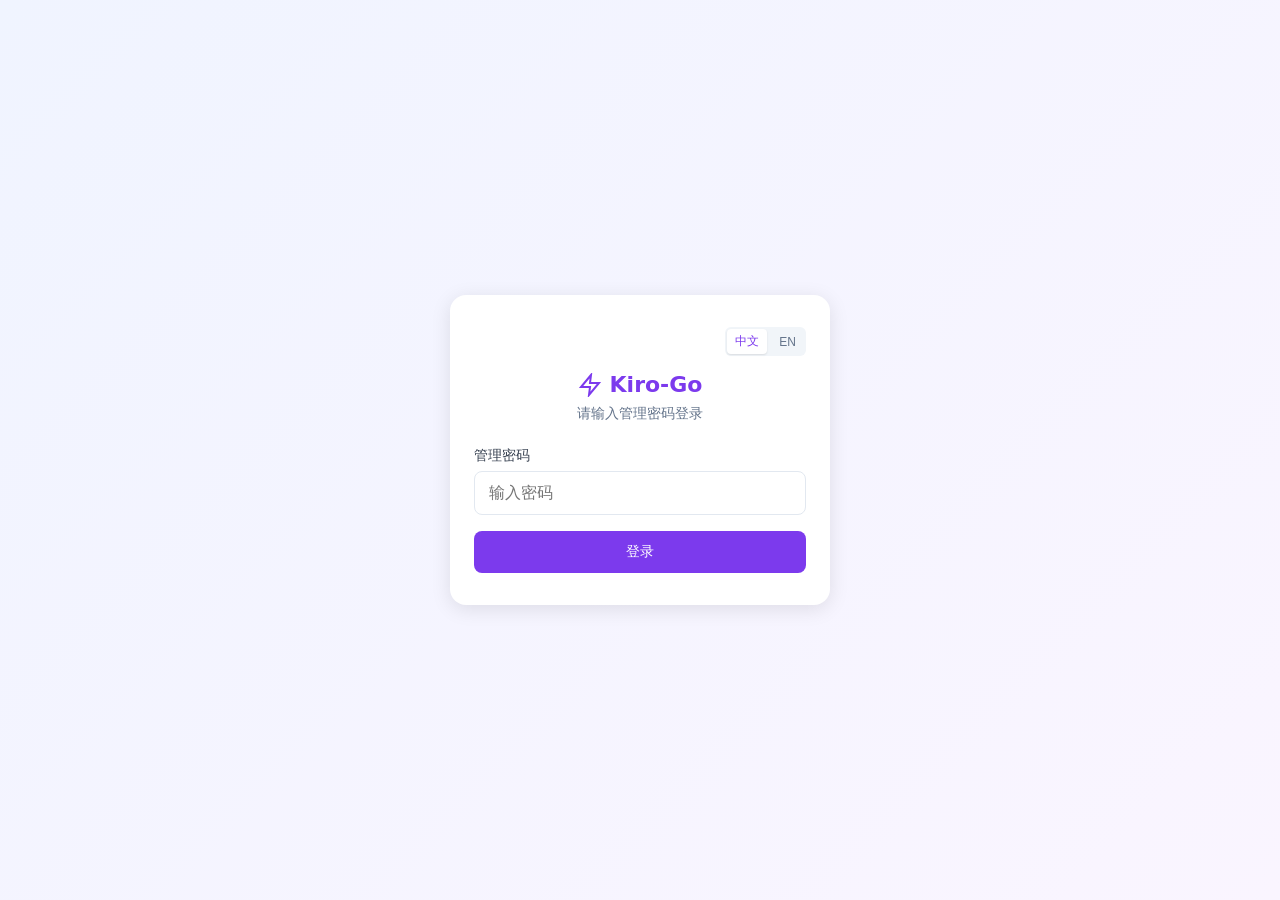
<file: web/index-legacy.html>
<!DOCTYPE html>
<html lang="zh">

<head>
    <meta charset="UTF-8">
    <meta name="viewport" content="width=device-width, initial-scale=1.0, maximum-scale=1.0, user-scalable=no">
    <title>Kiro-Go</title>
    <style>
        * {
            box-sizing: border-box;
            margin: 0;
            padding: 0;
        }

        body {
            font-family: system-ui, -apple-system, sans-serif;
            background: #f8fafc;
            color: #1e293b;
            min-height: 100vh;
            -webkit-tap-highlight-color: transparent;
        }

        .container {
            max-width: 1100px;
            margin: 0 auto;
            padding: 16px;
        }

        .login-wrapper {
            min-height: 100vh;
            display: flex;
            align-items: center;
            justify-content: center;
            background: linear-gradient(135deg, #f0f4ff 0%, #faf5ff 100%);
            padding: 16px;
        }

        .login-box {
            background: #fff;
            padding: 32px 24px;
            border-radius: 16px;
            box-shadow: 0 4px 20px rgba(0, 0, 0, 0.1);
            width: 100%;
            max-width: 380px;
        }

        .login-box h1 {
            text-align: center;
            color: #7c3aed;
            margin-bottom: 8px;
            font-size: 22px;
            justify-content: center;
        }

        .login-box p {
            text-align: center;
            color: #64748b;
            margin-bottom: 24px;
            font-size: 14px;
        }

        .form-group {
            margin-bottom: 16px;
        }

        label {
            display: block;
            margin-bottom: 6px;
            color: #374151;
            font-size: 14px;
            font-weight: 500;
        }

        input[type="text"],
        input[type="password"],
        input[type="number"],
        select,
        textarea {
            width: 100%;
            padding: 12px 14px;
            border: 1px solid #e2e8f0;
            border-radius: 8px;
            font-size: 16px;
            background: #fff;
            color: #1e293b;
            -webkit-appearance: none;
        }

        input:focus,
        textarea:focus {
            outline: none;
            border-color: #7c3aed;
            box-shadow: 0 0 0 3px rgba(124, 58, 237, 0.1);
        }

        textarea {
            resize: vertical;
            min-height: 100px;
            font-family: monospace;
            font-size: 14px;
        }

        .btn {
            padding: 12px 18px;
            border: none;
            border-radius: 8px;
            cursor: pointer;
            font-size: 14px;
            font-weight: 500;
            transition: all 0.2s;
            touch-action: manipulation;
        }

        .btn-primary {
            background: #7c3aed;
            color: white;
        }

        .btn-primary:hover,
        .btn-primary:active {
            background: #6d28d9;
        }

        .btn-danger {
            background: #ef4444;
            color: white;
        }

        .btn-secondary {
            background: #f1f5f9;
            color: #374151;
        }

        .btn-success {
            background: #10B981;
            color: white;
        }

        .btn-sm {
            padding: 8px 12px;
            font-size: 13px;
        }

        .card {
            background: #fff;
            border-radius: 12px;
            padding: 16px;
            margin-bottom: 16px;
            box-shadow: 0 1px 3px rgba(0, 0, 0, 0.1);
        }

        .card-header {
            display: flex;
            justify-content: space-between;
            align-items: center;
            margin-bottom: 16px;
            padding-bottom: 12px;
            border-bottom: 1px solid #e2e8f0;
            flex-wrap: wrap;
            gap: 12px;
        }

        .card-title {
            font-size: 16px;
            font-weight: 600;
        }

        .card-actions {
            display: flex;
            gap: 8px;
            flex-wrap: wrap;
        }

        .stats-grid {
            display: grid;
            grid-template-columns: repeat(3, 1fr);
            gap: 10px;
            margin-bottom: 20px;
        }

        .stat-card {
            background: #fff;
            border-radius: 10px;
            padding: 12px 8px;
            text-align: center;
            box-shadow: 0 1px 3px rgba(0, 0, 0, 0.1);
        }

        .stat-value {
            font-size: 20px;
            font-weight: 700;
            color: #7c3aed;
        }

        .stat-label {
            font-size: 11px;
            color: #64748b;
            margin-top: 2px;
        }

        .badge {
            display: inline-block;
            padding: 3px 8px;
            border-radius: 4px;
            font-size: 11px;
            font-weight: 500;
            white-space: nowrap;
        }

        .badge-success {
            background: #dcfce7;
            color: #16a34a;
        }

        .badge-warning {
            background: #fef3c7;
            color: #d97706;
        }

        .badge-error {
            background: #fee2e2;
            color: #dc2626;
        }

        .badge-info {
            background: #ede9fe;
            color: #7c3aed;
        }

        .badge-pro {
            background: #3b82f6;
            color: white;
        }

        .badge-proplus {
            background: #8b5cf6;
            color: white;
        }

        .badge-power {
            background: #f59e0b;
            color: white;
        }

        .badge-free {
            background: #6b7280;
            color: white;
        }

        .badge-trial {
            background: #10b981;
            color: white;
        }

        .badge-banned {
            background: #dc2626;
            color: white;
        }

        .badge-suspended {
            background: #f59e0b;
            color: white;
        }

        .modal {
            display: none;
            position: fixed;
            top: 0;
            left: 0;
            width: 100%;
            height: 100%;
            background: rgba(0, 0, 0, 0.5);
            z-index: 1000;
            padding: 16px;
            overflow-y: auto;
        }

        .modal.active {
            display: flex;
            align-items: flex-start;
            justify-content: center;
            padding-top: 5vh;
        }

        .modal-content {
            background: #fff;
            border-radius: 12px;
            padding: 20px;
            width: 100%;
            max-width: 600px;
            margin-bottom: 20px;
        }

        .modal-header {
            display: flex;
            justify-content: space-between;
            align-items: center;
            margin-bottom: 20px;
        }

        .modal-title {
            font-size: 18px;
            font-weight: 600;
        }

        .modal-close {
            background: none;
            border: none;
            font-size: 28px;
            cursor: pointer;
            color: #64748b;
            padding: 0 8px;
        }

        .modal-footer {
            margin-top: 20px;
            display: flex;
            gap: 10px;
            justify-content: flex-end;
        }

        .switch {
            position: relative;
            display: inline-block;
            width: 44px;
            height: 24px;
            flex-shrink: 0;
        }

        .switch input {
            opacity: 0;
            width: 0;
            height: 0;
            position: absolute;
        }

        .slider {
            position: absolute;
            cursor: pointer;
            top: 0;
            left: 0;
            right: 0;
            bottom: 0;
            background: #cbd5e1;
            border-radius: 24px;
            transition: 0.3s;
        }

        .slider:before {
            position: absolute;
            content: "";
            height: 18px;
            width: 18px;
            left: 3px;
            bottom: 3px;
            background: white;
            border-radius: 50%;
            transition: 0.3s;
        }

        input:checked+.slider {
            background: #7c3aed;
        }

        input:checked+.slider:before {
            transform: translateX(20px);
        }

        .tabs {
            display: flex;
            gap: 4px;
            margin-bottom: 16px;
            background: #f1f5f9;
            padding: 4px;
            border-radius: 10px;
            overflow-x: auto;
            -webkit-overflow-scrolling: touch;
        }

        .tab {
            padding: 10px 16px;
            border-radius: 8px;
            cursor: pointer;
            color: #64748b;
            font-weight: 500;
            font-size: 14px;
            white-space: nowrap;
            flex-shrink: 0;
        }

        .tab:hover {
            color: #374151;
        }

        .tab.active {
            background: #fff;
            color: #7c3aed;
            box-shadow: 0 1px 3px rgba(0, 0, 0, 0.1);
        }

        .hidden {
            display: none !important;
        }

        .message {
            padding: 12px 16px;
            border-radius: 8px;
            margin-bottom: 12px;
            font-size: 14px;
        }

        .message-error {
            background: #fee2e2;
            color: #dc2626;
        }

        .endpoint {
            background: #f8fafc;
            padding: 12px;
            border-radius: 8px;
            font-family: monospace;
            font-size: 12px;
            margin-bottom: 10px;
            display: flex;
            justify-content: space-between;
            align-items: center;
            gap: 10px;
            word-break: break-all;
        }

        .endpoint span {
            flex: 1;
        }

        .header {
            display: flex;
            align-items: center;
            justify-content: space-between;
            margin-bottom: 16px;
            gap: 12px;
        }

        .header h1 {
            font-size: 18px;
            color: #7c3aed;
        }

        .account-card {
            background: #fff;
            border-radius: 12px;
            padding: 14px;
            margin-bottom: 12px;
            box-shadow: 0 1px 3px rgba(0, 0, 0, 0.1);
            border-left: 4px solid #7c3aed;
        }

        .account-header {
            display: flex;
            justify-content: space-between;
            align-items: flex-start;
            margin-bottom: 10px;
            gap: 10px;
        }

        .account-info {
            flex: 1;
            min-width: 0;
        }

        .account-email {
            font-weight: 600;
            font-size: 14px;
            color: #1e293b;
            word-break: break-all;
        }

        .account-meta {
            display: flex;
            gap: 6px;
            flex-wrap: wrap;
            margin-top: 6px;
        }

        .account-usage {
            margin: 10px 0;
        }

        .usage-bar {
            height: 6px;
            background: #e2e8f0;
            border-radius: 3px;
            overflow: hidden;
        }

        .usage-fill {
            height: 100%;
            background: #7c3aed;
            border-radius: 3px;
            transition: width 0.3s;
        }

        .usage-fill.high {
            background: #f59e0b;
        }

        .usage-fill.critical {
            background: #ef4444;
        }

        .usage-text {
            display: flex;
            justify-content: space-between;
            font-size: 11px;
            color: #64748b;
            margin-top: 4px;
        }

        .usage-label {
            font-size: 12px;
            color: #64748b;
            margin-bottom: 4px;
            font-weight: 500;
        }

        .account-usage+.account-usage {
            margin-top: 8px;
        }

        .badge-trial {
            background: #10b981;
            color: white;
        }

        .account-stats {
            display: grid;
            grid-template-columns: repeat(5, 1fr);
            gap: 6px;
            margin-top: 10px;
            padding-top: 10px;
            border-top: 1px solid #e2e8f0;
        }

        .account-stat {
            text-align: center;
        }

        .account-stat-value {
            font-weight: 600;
            font-size: 13px;
        }

        .account-stat-label {
            font-size: 10px;
            color: #64748b;
        }

        .account-actions {
            display: flex;
            gap: 6px;
            flex-shrink: 0;
            flex-wrap: wrap;
        }

        .detail-section {
            margin-bottom: 20px;
        }

        .detail-section h4 {
            font-size: 13px;
            color: #64748b;
            margin-bottom: 10px;
            text-transform: uppercase;
            letter-spacing: 0.5px;
        }

        .detail-grid {
            display: grid;
            grid-template-columns: 1fr;
            gap: 10px;
        }

        .detail-item {
            background: #f8fafc;
            padding: 10px 12px;
            border-radius: 8px;
        }

        .detail-label {
            font-size: 11px;
            color: #64748b;
            margin-bottom: 2px;
        }

        .detail-value {
            font-size: 13px;
            font-weight: 500;
            word-break: break-all;
        }

        .model-list {
            display: grid;
            gap: 8px;
            max-height: 250px;
            overflow-y: auto;
        }

        .model-item {
            background: #f8fafc;
            padding: 14px 16px;
            border-radius: 8px;
            margin-bottom: 10px;
            transition: background 0.2s ease;
        }

        .model-item:last-child {
            margin-bottom: 0;
        }

        .model-item:hover {
            background: #f1f5f9;
        }

        .model-name {
            font-weight: 600;
            font-size: 14px;
            color: #0f172a;
            line-height: 1.4;
        }

        .model-credit {
            font-size: 13px;
            margin-top: 4px;
        }

        .credit-ratio {
            color: #7c3aed;
            font-weight: 600;
        }

        .model-info {
            font-size: 12px;
            color: #64748b;
            margin-top: 6px;
            line-height: 1.5;
        }

        .btn-icon {
            display: inline-flex;
            align-items: center;
            justify-content: center;
            width: 36px;
            height: 36px;
            padding: 0;
        }

        .btn-icon svg {
            width: 18px;
            height: 18px;
        }

        .loading {
            opacity: 0.6;
            pointer-events: none;
        }

        .logo {
            display: flex;
            align-items: center;
            gap: 8px;
        }

        .logo svg {
            width: 24px;
            height: 24px;
            color: #7c3aed;
        }

        .machine-id-row {
            display: flex;
            gap: 8px;
            align-items: stretch;
            flex-wrap: wrap;
        }

        .machine-id-row input {
            flex: 1;
            min-width: 200px;
            font-family: monospace;
            font-size: 11px;
        }

        .machine-id-row .btn {
            flex-shrink: 0;
        }

        .lang-switch {
            display: flex;
            gap: 4px;
            background: #f1f5f9;
            padding: 2px;
            border-radius: 6px;
        }

        .lang-btn {
            padding: 4px 8px;
            border: none;
            background: transparent;
            cursor: pointer;
            font-size: 12px;
            border-radius: 4px;
            color: #64748b;
        }

        .lang-btn.active {
            background: #fff;
            color: #7c3aed;
            box-shadow: 0 1px 2px rgba(0, 0, 0, 0.1);
        }

        .header-right {
            display: flex;
            align-items: center;
            gap: 10px;
        }

        @media (max-width: 640px) {
            .container {
                padding: 12px;
            }

            .stats-grid {
                grid-template-columns: repeat(3, 1fr);
                gap: 8px;
            }

            .stat-card {
                padding: 10px 6px;
            }

            .stat-value {
                font-size: 18px;
            }

            .stat-label {
                font-size: 10px;
            }

            .card {
                padding: 14px;
            }

            .card-header {
                flex-direction: column;
                align-items: flex-start;
            }

            .card-actions {
                width: 100%;
            }

            .card-actions .btn {
                flex: 1;
                text-align: center;
            }

            .account-header {
                flex-direction: column;
            }

            .account-actions {
                width: 100%;
                justify-content: flex-start;
            }

            .account-actions .btn {
                padding: 8px 10px;
                font-size: 12px;
            }

            .account-stats {
                grid-template-columns: repeat(2, 1fr);
            }

            .detail-grid {
                grid-template-columns: 1fr;
            }

            .tabs {
                gap: 2px;
            }

            .tab {
                padding: 10px 12px;
                font-size: 13px;
            }

            .modal-content {
                padding: 16px;
            }

            .endpoint {
                flex-direction: column;
                align-items: stretch;
            }

            .endpoint .btn {
                width: 100%;
            }

            .machine-id-row {
                flex-direction: column;
            }

            .machine-id-row input {
                min-width: 100%;
            }

            .machine-id-row .btn {
                width: 100%;
            }
        }

        @media (min-width: 641px) {
            .detail-grid {
                grid-template-columns: repeat(2, 1fr);
            }
        }

        /* 隐私模式开关样式 */
        .privacy-toggle {
            white-space: nowrap;
        }

        @media (max-width: 640px) {
            .privacy-toggle {
                order: -1;
                width: 100%;
                justify-content: space-between;
                padding: 8px 0;
                border-bottom: 1px solid #e2e8f0;
                margin-bottom: 8px;
            }

            .privacy-toggle span {
                font-size: 14px;
            }
        }
    </style>
</head>

<body>
    <div id="loginPage" class="login-wrapper">
        <div class="login-box">
            <div style="display:flex;justify-content:flex-end;margin-bottom:16px">
                <div class="lang-switch">
                    <button class="lang-btn" data-lang="zh" onclick="setLang('zh')">中文</button>
                    <button class="lang-btn" data-lang="en" onclick="setLang('en')">EN</button>
                </div>
            </div>
            <h1 class="logo"><svg viewBox="0 0 24 24" fill="none" stroke="currentColor" stroke-width="2">
                    <path d="M13 2L3 14h9l-1 8 10-12h-9l1-8z" />
                </svg>Kiro-Go</h1>
            <p data-i18n="login.subtitle"></p>
            <div class="form-group">
                <label data-i18n="login.password"></label>
                <input type="password" id="pwdField" data-i18n-placeholder="login.passwordPlaceholder"
                    autocomplete="off">
            </div>
            <button type="button" class="btn btn-primary" style="width:100%" onclick="login()"
                data-i18n="login.submit"></button>
            <div id="loginError" class="message message-error hidden" style="margin-top:12px"></div>
        </div>
    </div>
    <div id="mainPage" class="container hidden">
        <div class="header">
            <h1 class="logo"><svg viewBox="0 0 24 24" fill="none" stroke="currentColor" stroke-width="2">
                    <path d="M13 2L3 14h9l-1 8 10-12h-9l1-8z" />
                </svg>Kiro-Go</h1>
            <div class="header-right">
                <div class="lang-switch">
                    <button class="lang-btn" data-lang="zh" onclick="setLang('zh')">中文</button>
                    <button class="lang-btn" data-lang="en" onclick="setLang('en')">EN</button>
                </div>
                <span class="badge badge-success" id="statusBadge" data-i18n="status.running"></span>
                <span class="badge badge-info" id="versionBadge" style="cursor:pointer" onclick="checkUpdate(true)"></span>
                <button class="btn btn-sm btn-danger" onclick="logout()" data-i18n="common.logout" style="padding:4px 12px;font-size:12px"></button>
            </div>
        </div>
        <div class="stats-grid">
            <div class="stat-card">
                <div class="stat-value" id="statAccounts">0</div>
                <div class="stat-label" data-i18n="stats.accounts"></div>
            </div>
            <div class="stat-card">
                <div class="stat-value" id="statRequests">0</div>
                <div class="stat-label" data-i18n="stats.requests"></div>
            </div>
            <div class="stat-card">
                <div class="stat-value" id="statSuccess">0</div>
                <div class="stat-label" data-i18n="stats.success"></div>
            </div>
            <div class="stat-card">
                <div class="stat-value" id="statFailed">0</div>
                <div class="stat-label" data-i18n="stats.failed"></div>
            </div>
            <div class="stat-card">
                <div class="stat-value" id="statTokens">0</div>
                <div class="stat-label">Tokens</div>
            </div>
            <div class="stat-card">
                <div class="stat-value" id="statCredits">0</div>
                <div class="stat-label">Credits</div>
            </div>
        </div>
        <div class="tabs">
            <div class="tab active" data-tab="accounts" data-i18n="tabs.accounts"></div>
            <div class="tab" data-tab="settings" data-i18n="tabs.settings"></div>
            <div class="tab" data-tab="api" data-i18n="tabs.api"></div>
        </div>
        <div id="tabAccounts" class="tab-content">
            <div class="card">
                <div class="card-header">
                    <span class="card-title" data-i18n="accounts.title"></span>
                    <div class="card-actions">
                        <div class="privacy-toggle" style="display:flex;align-items:center;gap:8px;cursor:pointer;user-select:none">
                            <span style="font-size:13px;color:#374151;font-weight:500" data-i18n="privacy.label"></span>
                            <label class="switch" style="margin:0">
                                <input type="checkbox" id="privacyModeToggle" checked onchange="togglePrivacyMode()">
                                <span class="slider"></span>
                            </label>
                        </div>
                        <button class="btn btn-secondary btn-sm" onclick="showExportModal()" data-i18n="accounts.export"></button>
                        <button class="btn btn-secondary btn-sm" onclick="refreshAllModels()" data-i18n="models.refreshAll"></button>
                        <button class="btn btn-primary btn-sm" onclick="showModal('add')" data-i18n="accounts.add"></button>
                    </div>
                </div>
                <div id="accountsToolbar" style="display:flex;gap:8px;align-items:center;padding:0 20px 12px">
                    <label style="display:flex;align-items:center;gap:4px;cursor:pointer;user-select:none;flex-shrink:0"><input type="checkbox" id="selectAllCheckbox" onchange="toggleSelectAll(this.checked)" style="width:15px;height:15px;cursor:pointer"> <span style="font-size:13px;color:#374151" data-i18n="batch.selectAll"></span></label>
                    <div style="height:16px;width:1px;background:#e2e8f0;flex-shrink:0"></div>
                    <div id="batchBar" style="display:none;align-items:center;gap:6px;flex-shrink:0">
                        <span id="batchCount" style="font-size:12px;color:#7c3aed;font-weight:600;white-space:nowrap"></span>
                        <button class="btn btn-sm btn-primary" onclick="batchAction('enable')" style="padding:3px 10px;font-size:12px" data-i18n="batch.enable"></button>
                        <button class="btn btn-sm btn-secondary" onclick="batchAction('disable')" style="padding:3px 10px;font-size:12px" data-i18n="batch.disable"></button>
                        <button class="btn btn-sm btn-secondary" onclick="batchAction('refresh')" style="padding:3px 10px;font-size:12px" data-i18n="batch.refresh"></button>
                        <button class="btn btn-sm btn-secondary" onclick="batchRefreshModels()" style="padding:3px 10px;font-size:12px" data-i18n="batch.refreshModels"></button>
                        <div style="height:16px;width:1px;background:#e2e8f0;flex-shrink:0"></div>
                    </div>
                    <div style="display:flex;gap:6px;align-items:center;margin-left:auto;flex-shrink:0">
                        <input type="text" id="filterSearch" oninput="onFilterChange()" style="width:260px;padding:8px 12px;border:1px solid #e2e8f0;border-radius:6px;font-size:14px;outline:none" data-i18n-placeholder="filter.search">
                        <select id="filterStatusSelect" onchange="onFilterChange()" style="padding:4px 6px;border:1px solid #e2e8f0;border-radius:6px;font-size:12px;background:#fff;cursor:pointer">
                            <option value="all" data-i18n="filter.all"></option>
                            <option value="enabled" data-i18n="filter.enabled"></option>
                            <option value="disabled" data-i18n="filter.disabled"></option>
                            <option value="banned" data-i18n="filter.banned"></option>
                        </select>
                    </div>
                </div>
                <div id="accountsList"></div>
            </div>
        </div>
        <div id="tabSettings" class="tab-content hidden">
            <div class="card">
                <div class="card-header"><span class="card-title" data-i18n="settings.apiSettings"></span></div>
                <div class="form-group">
                    <label style="display:flex;align-items:center;gap:10px">
                        <label class="switch"><input type="checkbox" id="requireApiKey"><span
                                class="slider"></span></label>
                        <span data-i18n="settings.enableApiKey"></span>
                    </label>
                </div>
                <div class="form-group"><label>API Key</label><div style="display:flex;gap:8px;align-items:stretch"><input type="text" id="apiKeyInput" style="flex:1"
                        data-i18n-placeholder="settings.apiKeyPlaceholder"><button class="btn btn-sm btn-secondary" onclick="generateApiKey()" data-i18n="settings.generateApiKey"></button></div></div>
                <button class="btn btn-primary" onclick="saveSettings()" data-i18n="common.save"></button>
            </div>
            <div class="card">
                <div class="card-header"><span class="card-title" data-i18n="settings.usageSettings"></span></div>
                <div class="form-group">
                    <label style="display:flex;align-items:center;gap:10px">
                        <label class="switch"><input type="checkbox" id="allowOverUsage"><span
                                class="slider"></span></label>
                        <span data-i18n="settings.allowOverUsage"></span>
                    </label>
                    <small style="color:#64748b;font-size:12px;margin-top:4px;display:block"
                        data-i18n="settings.allowOverUsageHint"></small>
                </div>
                <button class="btn btn-primary" onclick="saveOverUsageConfig()" data-i18n="common.save"></button>
            </div>
            <div class="card">
                <div class="card-header"><span class="card-title" data-i18n="settings.thinkingSettings"></span></div>
                <div class="form-group">
                    <label data-i18n="settings.thinkingSuffix"></label>
                    <input type="text" id="thinkingSuffix" placeholder="-thinking">
                    <small style="color:#64748b;font-size:12px;margin-top:4px;display:block"
                        data-i18n="settings.thinkingSuffixHint"></small>
                </div>
                <div class="form-group">
                    <label data-i18n="settings.openaiFormat"></label>
                    <select id="openaiThinkingFormat">
                        <option value="reasoning_content">reasoning_content (DeepSeek)</option>
                        <option value="thinking">&lt;thinking&gt; (Claude)</option>
                        <option value="think">&lt;think&gt; (OpenAI)</option>
                    </select>
                </div>
                <div class="form-group">
                    <label data-i18n="settings.claudeFormat"></label>
                    <select id="claudeThinkingFormat">
                        <option value="thinking">&lt;thinking&gt; (Claude)</option>
                        <option value="think">&lt;think&gt; (OpenAI)</option>
                        <option value="reasoning_content" data-i18n="settings.noTag"></option>
                    </select>
                </div>
                <button class="btn btn-primary" onclick="saveThinkingConfig()"
                    data-i18n="settings.saveThinking"></button>
            </div>
            <div class="card">
                <div class="card-header"><span class="card-title" data-i18n="settings.endpointSettings"></span></div>
                <div class="form-group">
                    <label data-i18n="settings.preferredEndpoint"></label>
                    <select id="preferredEndpoint">
                        <option value="auto" data-i18n="settings.endpointAuto"></option>
                        <option value="kiro">Kiro IDE</option>
                        <option value="codewhisperer">CodeWhisperer</option>
                        <option value="amazonq">AmazonQ</option>
                    </select>
                    <small style="color:#64748b;font-size:12px;margin-top:4px;display:block"
                        data-i18n="settings.endpointHint"></small>
                </div>
                <div class="form-group">
                    <label style="display:flex;align-items:center;gap:8px;cursor:pointer">
                        <input type="checkbox" id="endpointFallback" checked>
                        <span data-i18n="settings.endpointFallback"></span>
                    </label>
                    <small style="color:#64748b;font-size:12px;margin-top:4px;display:block"
                        data-i18n="settings.endpointFallbackHint"></small>
                </div>
                <button class="btn btn-primary" onclick="saveEndpointConfig()"
                    data-i18n="settings.saveEndpoint"></button>
            </div>
            <div class="card">
                <div class="card-header"><span class="card-title" data-i18n="settings.adminPassword"></span></div>
                <div class="form-group"><label data-i18n="settings.newPassword"></label><input type="password"
                        id="newPassword" data-i18n-placeholder="settings.newPasswordPlaceholder"></div>
                <button class="btn btn-primary" onclick="changePassword()" data-i18n="settings.changePassword"></button>
            </div>
            <div class="card">
                <div class="card-header"><span class="card-title" data-i18n="settings.proxySettings"></span></div>
                <div class="form-group">
                    <label data-i18n="settings.proxyType"></label>
                    <select id="proxyType" onchange="onProxyTypeChange()">
                        <option value="none" data-i18n="settings.proxyNone"></option>
                        <option value="socks5">SOCKS5</option>
                        <option value="http">HTTP</option>
                    </select>
                </div>
                <div id="proxyFields" style="display:none">
                    <div class="form-group">
                        <label data-i18n="settings.proxyHost"></label>
                        <div style="display:flex;gap:8px;align-items:stretch">
                            <input type="text" id="proxyHost" style="flex:1" placeholder="127.0.0.1">
                            <input type="number" id="proxyPort" style="width:90px" placeholder="1080" min="1" max="65535">
                        </div>
                    </div>
                    <div class="form-group">
                        <label data-i18n="settings.proxyAuth"></label>
                        <div style="display:flex;gap:8px">
                            <input type="text" id="proxyUsername" style="flex:1" data-i18n-placeholder="settings.proxyUsername" autocomplete="off">
                            <input type="password" id="proxyPassword" style="flex:1" data-i18n-placeholder="settings.proxyPassword" autocomplete="new-password">
                        </div>
                    </div>
                </div>
                <button class="btn btn-primary" onclick="saveProxyConfig()" data-i18n="settings.saveProxy"></button>
            </div>
            <div class="card">
                <div class="card-header"><span class="card-title" data-i18n="settings.promptFilter"></span></div>
                <div class="form-group">
                    <label style="font-weight:600;margin-bottom:12px;display:block" data-i18n="settings.builtinFilters"></label>
                    <div style="display:flex;flex-direction:column;gap:12px">
                        <div>
                            <label style="display:flex;align-items:center;gap:10px">
                                <label class="switch"><input type="checkbox" id="filterClaudeCode"><span class="slider"></span></label>
                                <span data-i18n="settings.filterClaudeCode"></span>
                            </label>
                            <small style="color:#64748b;font-size:12px;margin-top:4px;display:block;margin-left:54px" data-i18n="settings.filterClaudeCodeHint"></small>
                        </div>
                        <div>
                            <label style="display:flex;align-items:center;gap:10px">
                                <label class="switch"><input type="checkbox" id="filterEnvNoise"><span class="slider"></span></label>
                                <span data-i18n="settings.filterEnvNoise"></span>
                            </label>
                            <small style="color:#64748b;font-size:12px;margin-top:4px;display:block;margin-left:54px" data-i18n="settings.filterEnvNoiseHint"></small>
                        </div>
                        <div>
                            <label style="display:flex;align-items:center;gap:10px">
                                <label class="switch"><input type="checkbox" id="filterStripBoundaries"><span class="slider"></span></label>
                                <span data-i18n="settings.filterStripBoundaries"></span>
                            </label>
                            <small style="color:#64748b;font-size:12px;margin-top:4px;display:block;margin-left:54px" data-i18n="settings.filterStripBoundariesHint"></small>
                        </div>
                    </div>
                </div>
                <div class="form-group" style="margin-top:16px">
                    <label style="font-weight:600;margin-bottom:8px;display:block" data-i18n="settings.customRules"></label>
                    <div id="promptFilterRules" style="margin-bottom:8px"></div>
                    <div style="display:flex;gap:8px;flex-wrap:wrap">
                        <button class="btn btn-sm btn-secondary" onclick="addPromptRule('regex')" data-i18n="promptFilter.addRegex"></button>
                        <button class="btn btn-sm btn-secondary" onclick="addPromptRule('lines-containing')" data-i18n="promptFilter.addContains"></button>
                    </div>
                </div>
                <button class="btn btn-primary" onclick="savePromptFilter()" data-i18n="settings.savePromptFilter"></button>
            </div>
            <div class="card">
                <div class="card-header"><span class="card-title" data-i18n="settings.statistics"></span></div>
                <button class="btn btn-danger" onclick="resetStats()" data-i18n="settings.resetStats"></button>
            </div>
        </div>
        <div id="tabApi" class="tab-content hidden">
            <div class="card">
                <div class="card-header"><span class="card-title" data-i18n="api.endpoints"></span></div>
                <p style="margin-bottom:10px;font-weight:500;font-size:14px">Claude API</p>
                <div class="endpoint"><span id="claudeEndpoint"></span><button class="btn btn-sm btn-secondary"
                        onclick="copy('claudeEndpoint')" data-i18n="common.copy"></button></div>
                <p style="margin:14px 0 10px;font-weight:500;font-size:14px">OpenAI API</p>
                <div class="endpoint"><span id="openaiEndpoint"></span><button class="btn btn-sm btn-secondary"
                        onclick="copy('openaiEndpoint')" data-i18n="common.copy"></button></div>
                <p style="margin:14px 0 10px;font-weight:500;font-size:14px" data-i18n="api.modelList"></p>
                <div class="endpoint"><span id="modelsEndpoint"></span><button class="btn btn-sm btn-secondary"
                        onclick="copy('modelsEndpoint')" data-i18n="common.copy"></button></div>
                <p style="margin:14px 0 10px;font-weight:500;font-size:14px" data-i18n="api.stats"></p>
                <div class="endpoint"><span id="statsEndpoint"></span><button class="btn btn-sm btn-secondary"
                        onclick="copy('statsEndpoint')" data-i18n="common.copy"></button></div>
                <p style="font-size:12px;color:#64748b;margin-top:4px" data-i18n="api.statsHint"></p>
            </div>
        </div>
    </div>
    <div id="addModal" class="modal">
        <div class="modal-content">
            <div class="modal-header"><span class="modal-title" id="modalTitle"></span><button class="modal-close"
                    onclick="closeModal()">&times;</button></div>
            <div id="modalBody"></div>
        </div>
    </div>
    <div id="detailModal" class="modal">
        <div class="modal-content">
            <div class="modal-header"><span class="modal-title" data-i18n="detail.title"></span><button
                    class="modal-close" onclick="closeDetailModal()">&times;</button></div>
            <div id="detailBody"></div>
        </div>
    </div>
    <div id="exportModal" class="modal">
        <div class="modal-content">
            <div class="modal-header"><span class="modal-title" data-i18n="export.title"></span><button
                    class="modal-close" onclick="closeExportModal()">&times;</button></div>
            <div id="exportBody"></div>
        </div>
    </div>
    <div id="updateModal" class="modal">
        <div class="modal-content">
            <div class="modal-header"><span class="modal-title" data-i18n="update.title"></span><button
                    class="modal-close" onclick="closeUpdateModal()">&times;</button></div>
            <div id="updateBody"></div>
        </div>
    </div>
    <script>
        const i18n = {
            zh: {
                'login.subtitle': '请输入管理密码登录',
                'login.password': '管理密码',
                'login.passwordPlaceholder': '输入密码',
                'login.submit': '登录',
                'login.error': '密码错误',
                'login.connectError': '连接失败',
                'status.running': '运行中',
                'stats.accounts': '账号',
                'stats.requests': '请求',
                'stats.success': '成功',
                'stats.failed': '失败',
                'tabs.accounts': '账号',
                'tabs.settings': '设置',
                'tabs.api': 'API',
                'accounts.title': '账号列表',
                'accounts.add': '添加账号',
                'accounts.empty': '暂无账号',
                'accounts.refresh': '刷新',
                'accounts.detail': '详情',
                'accounts.enable': '启用',
                'accounts.disable': '禁用',
                'accounts.delete': '删除',
                'accounts.requests': '请求',
                'accounts.tokens': 'Tokens',
                'accounts.credits': 'Credits',
                'accounts.expiry': '到期',
                'accounts.noToken': '无Token',
                'accounts.expired': '已过期',
                'accounts.disabled': '已禁用',
                'accounts.normal': '正常',
                'accounts.enabled': '已启用',
                'accounts.banned': '已封禁',
                'accounts.suspended': '已暂停',
                'accounts.refreshFailed': '刷新失败',
                'accounts.confirmDelete': '确定删除？',
                'accounts.mainQuota': '主配额',
                'accounts.trialQuota': '试用配额',
                'accounts.trial': '试用中',
                'accounts.trialExpired': '已过期',
                'accounts.trialToday': '今天到期',
                'accounts.copyJSON': '复制 JSON',
                'accounts.copyJSONSuccess': 'JSON 已复制到剪贴板',
                'accounts.trialDays': '天后到期',
                'accounts.overage': '超额调用',
                'time.expired': '已过期',
                'time.minutes': '分钟',
                'time.hours': '小时',
                'time.days': '天',
                'settings.apiSettings': 'API 设置',
                'settings.enableApiKey': '启用 API Key 验证',
                'settings.apiKeyPlaceholder': '留空则不验证',
                'settings.generateApiKey': '随机生成',
                'settings.usageSettings': '用量控制',
                'settings.allowOverUsage': '允许超额使用',
                'settings.allowOverUsageHint': '开启后，即使账号额度用尽也会继续使用该账号处理请求，不再因余额不足而报错',
                'settings.overUsageSaved': '超额使用设置已保存',
                'settings.thinkingSettings': 'Thinking 模式设置',
                'settings.thinkingSuffix': '触发后缀',
                'settings.thinkingSuffixHint': '模型名称加此后缀即启用思考模式，如 claude-sonnet-4.5-thinking',
                'settings.openaiFormat': 'OpenAI API 输出格式',
                'settings.claudeFormat': 'Claude API 输出格式',
                'settings.noTag': '直接输出 (无标签)',
                'settings.saveThinking': '保存 Thinking 设置',
                'settings.thinkingSaved': 'Thinking 设置已保存',
                'settings.endpointSettings': 'Kiro 端点设置',
                'settings.preferredEndpoint': '首选端点',
                'settings.endpointAuto': '自动选择',
                'settings.endpointHint': '选择首选端点，自动选择模式下会根据可用性自动选择端点',
                'settings.endpointFallback': '端点不可用时自动切换',
                'settings.endpointFallbackHint': '关闭后，仅使用选定的端点，不会自动切换到其他端点',
                'settings.saveEndpoint': '保存端点设置',
                'settings.endpointSaved': '端点设置已保存',
                'settings.adminPassword': '管理密码',
                'settings.newPassword': '新密码',
                'settings.newPasswordPlaceholder': '输入新密码',
                'settings.changePassword': '修改密码',
                'settings.passwordRequired': '请输入新密码',
                'settings.passwordChanged': '密码已修改',
                'settings.statistics': '统计',
                'settings.resetStats': '重置统计',
                'settings.confirmReset': '确定重置统计？',
                'settings.proxySettings': '出站代理设置',
                'settings.proxyType': '代理类型',
                'settings.proxyNone': '直连（不使用代理）',
                'settings.proxyHost': '地址 / 端口',
                'settings.proxyAuth': '认证（可选）',
                'settings.proxyUsername': '用户名',
                'settings.proxyPassword': '密码',
                'settings.proxyHostRequired': '请填写代理地址和端口',
                'settings.saveProxy': '保存代理设置',
                'settings.proxySaved': '代理设置已保存',
                'settings.promptFilter': 'System Prompt 过滤',
                'settings.builtinFilters': '内置过滤器',
                'settings.filterClaudeCode': '替换 Claude Code CLI 系统提示',
                'settings.filterClaudeCodeHint': '检测到 Claude Code 内置系统提示时，替换为精简的后端提示词，避免泄露大量 CLI 指令到请求体。',
                'settings.filterEnvNoise': '过滤环境噪音行',
                'settings.filterEnvNoiseHint': '移除系统提示中注入的环境变量、Git 状态、最近提交等噪音内容。',
                'settings.filterStripBoundaries': '移除边界标记',
                'settings.filterStripBoundariesHint': '移除 --- SYSTEM PROMPT --- / --- END SYSTEM PROMPT --- 等边界标记行。',
                'settings.savePromptFilter': '保存过滤设置',
                'settings.promptFilterSaved': '过滤设置已保存',
                'settings.customRules': '自定义过滤规则',
                'api.endpoints': 'API 端点',
                'api.modelList': '模型列表',
                'api.stats': '统计数据',
                'api.statsHint': '需要在请求头中携带 API Key 鉴权（Authorization: Bearer sk-xxx），未启用 API Key 验证时无需鉴权',
                'detail.title': '账号详情',
                'detail.basicInfo': '基本信息',
                'detail.email': '邮箱',
                'detail.userId': '用户ID',
                'detail.authMethod': '认证方式',
                'detail.region': 'Region',
                'detail.machineId': '机器码',
                'detail.generate': '生成',
                'detail.subscription': '订阅信息',
                'detail.subscriptionType': '订阅类型',
                'detail.tokenExpiry': 'Token到期',
                'detail.usage': '用量',
                'detail.mainQuota': '主配额',
                'detail.trialQuota': '试用配额',
                'detail.trialStatus': '试用状态',
                'detail.trialExpiry': '试用到期',
                'detail.resetDate': '重置日期',
                'detail.statistics': '统计',
                'detail.requestCount': '请求数',
                'detail.errorCount': '错误数',
                'detail.totalTokens': '总Tokens',
                'detail.totalCredits': '总Credits',
                'detail.models': '可用模型',
                'detail.loadModels': '加载',
                'detail.refreshModelCache': '刷新路由缓存',
                'detail.loading': '加载中...',
                'detail.noModels': '无可用模型',
                'detail.loadFailed': '加载失败',
                'detail.machineIdError': '机器码格式错误',
                'detail.saved': '已保存',
                'detail.saveFailed': '保存失败',
                'detail.generateFailed': '生成失败',
                'modal.addAccount': '添加账号',
                'modal.builderIdTitle': 'AWS Builder ID',
                'modal.builderIdDesc': '通过 AWS Builder ID 授权登录添加个人账号',
                'modal.iamTitle': 'IAM Identity Center (企业 SSO) 登录',
                'modal.iamDesc': '通过 IAM Identity Center (企业 SSO) 授权添加企业账号',
                'modal.ssoTitle': 'SSO Token',
                'modal.ssoDesc': '通过浏览器 x-amz-sso_authn Token 添加账号',
                'modal.localTitle': 'Kiro 本地缓存',
                'modal.localDesc': '通过 Kiro IDE 本地缓存文件添加账号',
                'modal.credentialsTitle': '凭证 JSON',
                'modal.credentialsDesc': '通过 Kiro Account Manager 导出的凭证添加账号',
                'modal.cookieTitle': 'Kiro 网页 Cookie',
                'modal.cookieDesc': '通过从 Kiro 网页 Cookie 中获取的 RefreshToken 添加账号',
                'cookie.howToGet': '如何获取 RefreshToken？',
                'cookie.step1': '打开浏览器，访问并登录',
                'cookie.step2': '在页面空白处右键 → 检查 → Application → Cookies → https://app.kiro.dev',
                'cookie.step3': '在列表中找到 <b>RefreshToken</b>，双击其 Value 列并复制',
                'cookie.refreshToken': 'RefreshToken',
                'cookie.provider': '登录方式',
                'cookie.github': 'GitHub',
                'cookie.google': 'Google',
                'cookie.refreshTokenPlaceholder': '粘贴 RefreshToken Cookie 的值',
                'cookie.refreshTokenMissing': '请填写 RefreshToken',
                'cookie.importSuccess': '账号添加成功',
                'cookie.link': 'https://app.kiro.dev/account/usage',
                'builderid.startLogin': '开始登录',
                'builderid.verifyCode': '请在浏览器中输入上方验证码',
                'builderid.verifyUrl': '验证链接',
                'builderid.open': '打开',
                'builderid.waiting': '等待授权中...',
                'builderid.success': '登录成功',
                'iam.startUrl': 'Start URL',
                'iam.loginUrl': '登录链接',
                'iam.completeLogin': '请在浏览器中完成登录，然后粘贴回调 URL',
                'iam.callbackUrl': '回调 URL',
                'iam.complete': '完成登录',
                'sso.howToGet': '如何获取 Token?',
                'sso.step1': '在浏览器中访问并登录',
                'sso.step2': '按 F12 打开开发者工具 → Application → Cookies',
                'sso.step3': '找到并复制',
                'sso.tokenLabel': 'x-amz-sso_authn',
                'sso.tokenHint': '*支持批量导入，每行一个 Token',
                'sso.tokenPlaceholder': '粘贴 x-amz-sso_authn 值',
                'sso.importSuccess': '成功添加 {0} 个账号',
                'sso.importPartial': '，{0} 个失败',
                'local.fileLocation': '文件位置',
                'local.loginChannel': '登录渠道',
                'local.tokenFile': 'kiro-auth-token.json',
                'local.tokenRequired': '*必填',
                'local.clientFile': '{hash}.json',
                'local.clientRequired': '*IdC 登录必填',
                'local.pasteOrUpload': '粘贴文件内容或上传文件',
                'local.upload': '上传',
                'local.tokenMissing': '请提供 kiro-auth-token.json 内容',
                'local.tokenInvalid': 'kiro-auth-token.json 格式错误',
                'local.refreshTokenMissing': '缺少 refreshToken',
                'local.clientMissing': 'IdC 登录需要提供 {hash}.json 内容',
                'local.clientInvalid': '{hash}.json 格式错误',
                'local.clientSecretMissing': '缺少 clientId 或 clientSecret',
                'local.importSuccess': '导入成功',
                'credentials.label': '凭证 JSON',
                'credentials.authMethod': '认证方式',
                'credentials.authHint': '*影响 Token 刷新方式',
                'credentials.social': 'Social (AWS Builder ID / Google / GitHub)',
                'credentials.idc': 'IAM Identity Center (企业 SSO)',
                'credentials.jsonError': 'JSON 格式错误',
                'credentials.batchHint': '支持单个对象、JSON 数组或 Kiro Account Manager 导出格式批量导入。必填: refreshToken。可选: provider (BuilderId/Enterprise/Github/Google), clientId, clientSecret',
                'common.save': '保存设置',
                'common.saved': '保存',
                'common.copy': '复制',
                'common.copied': '已复制',
                'common.cancel': '取消',
                'common.back': '返回',
                'common.add': '添加',
                'common.failed': '失败',
                'common.saveFailed': '保存失败',
                'common.logout': '退出登录',
                'accounts.export': '导出',
                'models.refreshAll': '刷新模型缓存',
                'models.confirmRefreshAll': '确定为所有已启用账号刷新模型缓存？',
                'models.refreshAllDone': '模型缓存刷新完成，共缓存 {0} 个模型',
                'export.title': '导出账号',
                'export.selectAll': '全选',
                'export.deselectAll': '取消全选',
                'export.selected': '已选 {0} 个',
                'export.downloadJson': '下载 JSON',
                'export.showJson': '显示 JSON',
                'export.copyJson': '复制 JSON',
                'export.copied': '已复制到剪贴板',
                'export.noSelection': '请至少选择一个账号',
                'update.title': '版本更新',
                'update.current': '当前版本',
                'update.latest': '最新版本',
                'update.newVersion': '发现新版本',
                'update.upToDate': '已是最新版本',
                'update.checkFailed': '检查更新失败',
                'update.goDownload': '前往下载',
                'update.changelog': '更新内容',
                'privacy.label': '隐私模式',
                'privacy.tooltip': '开启后邮箱将脱敏显示',
                'batch.enable': '批量启用',
                'batch.disable': '批量禁用',
                'batch.refresh': '批量刷新',
                'batch.refreshModels': '批量刷新模型',
                'batch.selected': '已选 {0} 个',
                'batch.selectAll': '全选',
                'batch.confirmEnable': '确定批量启用 {0} 个账号？',
                'batch.confirmDisable': '确定批量禁用 {0} 个账号？',
                'batch.confirmRefresh': '确定批量刷新 {0} 个账号？',
                'batch.refreshResult': '刷新完成：成功 {0}，失败 {1}',
                'batch.confirmRefreshModels': '确定为已选 {0} 个账号刷新模型缓存？',
                'batch.refreshModelsResult': '模型缓存刷新完成：成功 {0}，失败 {1}',
                'batch.done': '操作完成',
                'filter.search': '搜索邮箱/昵称...',
                'filter.all': '全部',
                'filter.enabled': '已启用',
                'filter.disabled': '已禁用',
                'filter.banned': '已封禁',
                'accounts.weight': '权重',
                'detail.weight': '请求权重',
                'detail.weightHint': '0-1=普通, 2+=高优先级',
                'detail.overage': '超额调用设置',
                'detail.allowOverage': '配额耗尽后继续调用',
                'detail.overageHint': '超额后调用频率权重（1~10），值越大频率越高',
                'detail.proxyURL': '独立代理',
                'detail.proxyHint': '留空则使用全局代理，格式: socks5://host:port 或 http://host:port',
                'detail.proxySaved': '代理已保存',
                'accounts.test': '测试',
                'accounts.testing': '测试中...',
                'accounts.testSuccess': '测试成功',
                'accounts.testFailed': '测试失败',
                'accounts.selectModel': '选择测试模型',
                'detail.save': '保存',
                'detail.overageWeight': '超额调用权重',
                'accounts.testLog.title': '测试日志',
                'accounts.testLog.clear': '清空',
                'accounts.testLog.hide': '隐藏',
                'accounts.testLog.globalProxy': '全局代理',
                'accounts.testLog.start': '开始测试 {0} | 模型: {1} | 代理: {2}',
                'accounts.testLog.success': '✓ {0} 成功 ({1}s) 回复: {2}',
                'accounts.testLog.failed': '✗ {0} 失败 ({1}s): {2}',
                'accounts.testLog.error': '✗ {0} 异常: {1}',
                'promptFilter.noRules': '暂无自定义规则',
                'promptFilter.unnamed': '未命名',
                'promptFilter.typeRegex': '正则替换',
                'promptFilter.typeContains': '行级过滤',
                'promptFilter.match': '匹配',
                'promptFilter.replace': '替换为（留空则删除）',
                'promptFilter.emptyRemove': '留空则删除匹配内容',
                'promptFilter.addRegex': '+ 正则替换规则',
                'promptFilter.addContains': '+ 行级过滤规则'
            },
            en: {
                'login.subtitle': 'Enter admin password to login',
                'login.password': 'Admin Password',
                'login.passwordPlaceholder': 'Enter password',
                'login.submit': 'Login',
                'login.error': 'Wrong password',
                'login.connectError': 'Connection failed',
                'status.running': 'Running',
                'stats.accounts': 'Accounts',
                'stats.requests': 'Requests',
                'stats.success': 'Success',
                'stats.failed': 'Failed',
                'tabs.accounts': 'Accounts',
                'tabs.settings': 'Settings',
                'tabs.api': 'API',
                'accounts.title': 'Account List',
                'accounts.add': 'Add Account',
                'accounts.empty': 'No accounts',
                'accounts.refresh': 'Refresh',
                'accounts.detail': 'Details',
                'accounts.enable': 'Enable',
                'accounts.disable': 'Disable',
                'accounts.delete': 'Delete',
                'accounts.requests': 'Requests',
                'accounts.tokens': 'Tokens',
                'accounts.credits': 'Credits',
                'accounts.expiry': 'Expiry',
                'accounts.noToken': 'No Token',
                'accounts.expired': 'Expired',
                'accounts.disabled': 'Disabled',
                'accounts.normal': 'Active',
                'accounts.enabled': 'Enabled',
                'accounts.banned': 'Banned',
                'accounts.suspended': 'Suspended',
                'accounts.refreshFailed': 'Refresh failed',
                'accounts.confirmDelete': 'Confirm delete?',
                'accounts.copyJSON': 'Copy JSON',
                'accounts.copyJSONSuccess': 'JSON copied to clipboard',
                'accounts.overage': 'Overage',
                'time.expired': 'Expired',
                'time.minutes': 'min',
                'time.hours': 'hr',
                'time.days': 'd',
                'settings.apiSettings': 'API Settings',
                'settings.enableApiKey': 'Enable API Key Verification',
                'settings.apiKeyPlaceholder': 'Leave empty to disable',
                'settings.generateApiKey': 'Generate',
                'settings.usageSettings': 'Usage Control',
                'settings.allowOverUsage': 'Allow Over-Usage',
                'settings.allowOverUsageHint': 'When enabled, accounts will continue to serve requests even after their quota is exhausted',
                'settings.overUsageSaved': 'Over-usage settings saved',
                'settings.thinkingSettings': 'Thinking Mode Settings',
                'settings.thinkingSuffix': 'Trigger Suffix',
                'settings.thinkingSuffixHint': 'Add this suffix to model name to enable thinking mode, e.g. claude-sonnet-4.5-thinking',
                'settings.openaiFormat': 'OpenAI API Output Format',
                'settings.claudeFormat': 'Claude API Output Format',
                'settings.noTag': 'Direct output (no tag)',
                'settings.saveThinking': 'Save Thinking Settings',
                'settings.thinkingSaved': 'Thinking settings saved',
                'settings.endpointSettings': 'Kiro Endpoint Settings',
                'settings.preferredEndpoint': 'Preferred Endpoint',
                'settings.endpointAuto': 'Auto',
                'settings.endpointHint': 'Select preferred endpoint. In auto-select mode, the endpoint is automatically selected based on availability.',
                'settings.endpointFallback': 'Fallback to other endpoints',
                'settings.endpointFallbackHint': 'When disabled, only the selected endpoint is used without automatic fallback',
                'settings.saveEndpoint': 'Save Endpoint Settings',
                'settings.endpointSaved': 'Endpoint settings saved',
                'settings.adminPassword': 'Admin Password',
                'settings.newPassword': 'New Password',
                'settings.newPasswordPlaceholder': 'Enter new password',
                'settings.changePassword': 'Change Password',
                'settings.passwordRequired': 'Please enter new password',
                'settings.passwordChanged': 'Password changed',
                'settings.statistics': 'Statistics',
                'settings.resetStats': 'Reset Statistics',
                'settings.confirmReset': 'Confirm reset statistics?',
                'settings.proxySettings': 'Outbound Proxy Settings',
                'settings.proxyType': 'Proxy Type',
                'settings.proxyNone': 'Direct (no proxy)',
                'settings.proxyHost': 'Host / Port',
                'settings.proxyAuth': 'Authentication (optional)',
                'settings.proxyUsername': 'Username',
                'settings.proxyPassword': 'Password',
                'settings.proxyHostRequired': 'Please enter proxy host and port',
                'settings.saveProxy': 'Save Proxy Settings',
                'settings.proxySaved': 'Proxy settings saved',
                'settings.promptFilter': 'System Prompt Filter',
                'settings.builtinFilters': 'Built-in Filters',
                'settings.filterClaudeCode': 'Replace Claude Code CLI system prompts',
                'settings.filterClaudeCodeHint': 'Detects Claude Code built-in system prompts and replaces them with a compact backend prompt.',
                'settings.filterEnvNoise': 'Strip environment noise lines',
                'settings.filterEnvNoiseHint': 'Removes injected env vars, git status, recent commits and similar noise from system prompts.',
                'settings.filterStripBoundaries': 'Remove boundary markers',
                'settings.filterStripBoundariesHint': 'Strips --- SYSTEM PROMPT --- / --- END SYSTEM PROMPT --- marker lines.',
                'settings.savePromptFilter': 'Save Filter Settings',
                'settings.promptFilterSaved': 'Filter settings saved',
                'settings.customRules': 'Custom Filter Rules',
                'api.endpoints': 'API Endpoints',
                'api.modelList': 'Model List',
                'api.stats': 'Statistics',
                'api.statsHint': 'Requires API Key in header (Authorization: Bearer sk-xxx). No auth needed if API Key verification is disabled.',
                'detail.title': 'Account Details',
                'detail.basicInfo': 'Basic Info',
                'detail.email': 'Email',
                'detail.userId': 'User ID',
                'detail.authMethod': 'Auth Method',
                'detail.region': 'Region',
                'detail.machineId': 'Machine ID',
                'detail.generate': 'Generate',
                'detail.subscription': 'Subscription',
                'detail.subscriptionType': 'Type',
                'detail.tokenExpiry': 'Token Expiry',
                'detail.usage': 'Usage',
                'detail.resetDate': 'Reset Date',
                'detail.statistics': 'Statistics',
                'detail.requestCount': 'Requests',
                'detail.errorCount': 'Errors',
                'detail.totalTokens': 'Total Tokens',
                'detail.totalCredits': 'Total Credits',
                'detail.models': 'Available Models',
                'detail.loadModels': 'Load',
                'detail.refreshModelCache': 'Refresh Route Cache',
                'detail.loading': 'Loading...',
                'detail.noModels': 'No models available',
                'detail.loadFailed': 'Load failed',
                'detail.machineIdError': 'Invalid machine ID format',
                'detail.saved': 'Saved',
                'detail.saveFailed': 'Save failed',
                'detail.generateFailed': 'Generate failed',
                'modal.addAccount': 'Add Account',
                'modal.builderIdTitle': 'AWS Builder ID',
                'modal.builderIdDesc': 'Add personal account via AWS Builder ID authorization',
                'modal.iamTitle': 'IAM Identity Center (Enterprise SSO)',
                'modal.iamDesc': 'Add enterprise account via IAM Identity Center SSO',
                'modal.ssoTitle': 'SSO Token',
                'modal.ssoDesc': 'Add account via browser x-amz-sso_authn token',
                'modal.localTitle': 'Kiro Local Cache',
                'modal.localDesc': 'Add account via Kiro IDE local cache files',
                'modal.credentialsTitle': 'Credentials JSON',
                'modal.credentialsDesc': 'Add account via Kiro Account Manager exported credentials',
                'modal.cookieTitle': 'Kiro Web Cookie',
                'modal.cookieDesc': 'Add account via RefreshToken obtained from Kiro Web Cookie',
                'cookie.howToGet': 'How to get the RefreshToken?',
                'cookie.step1': 'Open your browser and sign in at',
                'cookie.step2': 'Right-click on blank area → Inspect → Application → Cookies → https://app.kiro.dev',
                'cookie.step3': 'Find <b>RefreshToken</b> in the list, double-click its Value and copy it',
                'cookie.refreshToken': 'RefreshToken',
                'cookie.provider': 'Login Provider',
                'cookie.github': 'GitHub',
                'cookie.google': 'Google',
                'cookie.refreshTokenPlaceholder': 'Paste the RefreshToken cookie value here',
                'cookie.refreshTokenMissing': 'RefreshToken is required',
                'cookie.importSuccess': 'Account added successfully',
                'cookie.link': 'https://app.kiro.dev/account/usage',
                'builderid.startLogin': 'Start Login',
                'builderid.verifyCode': 'Enter the code above in your browser',
                'builderid.verifyUrl': 'Verification URL',
                'builderid.open': 'Open',
                'builderid.waiting': 'Waiting for authorization...',
                'builderid.success': 'Login successful',
                'iam.startUrl': 'Start URL',
                'iam.loginUrl': 'Login URL',
                'iam.completeLogin': 'Complete login in browser, then paste callback URL',
                'iam.callbackUrl': 'Callback URL',
                'iam.complete': 'Complete Login',
                'sso.howToGet': 'How to get Token?',
                'sso.step1': 'Visit and login to',
                'sso.step2': 'Press F12 to open DevTools → Application → Cookies',
                'sso.step3': 'Find and copy',
                'sso.tokenLabel': 'x-amz-sso_authn',
                'sso.tokenHint': '*Supports batch import, one token per line',
                'sso.tokenPlaceholder': 'Paste x-amz-sso_authn value',
                'sso.importSuccess': 'Successfully added {0} accounts',
                'sso.importPartial': ', {0} failed',
                'local.fileLocation': 'File Location',
                'local.loginChannel': 'Login Channel',
                'local.tokenFile': 'kiro-auth-token.json',
                'local.tokenRequired': '*Required',
                'local.clientFile': '{hash}.json',
                'local.clientRequired': '*Required for IdC login',
                'local.pasteOrUpload': 'Paste content or upload file',
                'local.upload': 'Upload',
                'local.tokenMissing': 'Please provide kiro-auth-token.json content',
                'local.tokenInvalid': 'Invalid kiro-auth-token.json format',
                'local.refreshTokenMissing': 'Missing refreshToken',
                'local.clientMissing': 'IdC login requires {hash}.json content',
                'local.clientInvalid': 'Invalid {hash}.json format',
                'local.clientSecretMissing': 'Missing clientId or clientSecret',
                'local.importSuccess': 'Import successful',
                'credentials.label': 'Credentials JSON',
                'credentials.authMethod': 'Auth Method',
                'credentials.authHint': '*Affects token refresh method',
                'credentials.social': 'Social (AWS Builder ID / Google / GitHub)',
                'credentials.idc': 'IAM Identity Center (Enterprise SSO)',
                'credentials.jsonError': 'Invalid JSON format',
                'credentials.batchHint': 'Supports single object, JSON array, or Kiro Account Manager export format. Required: refreshToken. Optional: provider (BuilderId/Enterprise/Github/Google), clientId, clientSecret',
                'common.save': 'Save Settings',
                'common.saved': 'Saved',
                'common.copy': 'Copy',
                'common.copied': 'Copied',
                'common.cancel': 'Cancel',
                'common.back': 'Back',
                'common.add': 'Add',
                'common.failed': 'Failed',
                'common.saveFailed': 'Save failed',
                'common.logout': 'Logout',
                'accounts.export': 'Export',
                'models.refreshAll': 'Refresh Model Cache',
                'models.confirmRefreshAll': 'Refresh model cache for all enabled accounts?',
                'models.refreshAllDone': 'Model cache refreshed, {0} models cached',
                'export.title': 'Export Accounts',
                'export.selectAll': 'Select All',
                'export.deselectAll': 'Deselect All',
                'export.selected': '{0} selected',
                'export.downloadJson': 'Download JSON',
                'export.showJson': 'Show JSON',
                'export.copyJson': 'Copy JSON',
                'export.copied': 'Copied to clipboard',
                'export.noSelection': 'Please select at least one account',
                'update.title': 'Version Update',
                'update.current': 'Current',
                'update.latest': 'Latest',
                'update.newVersion': 'New version available',
                'update.upToDate': 'Up to date',
                'update.checkFailed': 'Update check failed',
                'update.goDownload': 'Download',
                'update.changelog': 'Changelog',
                'privacy.label': 'Privacy Mode',
                'privacy.tooltip': 'Mask email addresses when enabled',
                'batch.enable': 'Batch Enable',
                'batch.disable': 'Batch Disable',
                'batch.refresh': 'Batch Refresh',
                'batch.refreshModels': 'Batch Refresh Models',
                'batch.selected': '{0} selected',
                'batch.selectAll': 'Select All',
                'batch.confirmEnable': 'Enable {0} accounts?',
                'batch.confirmDisable': 'Disable {0} accounts?',
                'batch.confirmRefresh': 'Refresh {0} accounts?',
                'batch.refreshResult': 'Refresh done: {0} success, {1} failed',
                'batch.confirmRefreshModels': 'Refresh model cache for {0} selected accounts?',
                'batch.refreshModelsResult': 'Model cache refresh done: {0} success, {1} failed',
                'batch.done': 'Done',
                'filter.search': 'Search email/nickname...',
                'filter.all': 'All',
                'filter.enabled': 'Enabled',
                'filter.disabled': 'Disabled',
                'filter.banned': 'Banned',
                'accounts.weight': 'Weight',
                'detail.weight': 'Request Weight',
                'detail.weightHint': '0-1=normal, 2+=higher priority',
                'detail.overage': 'Overage Settings',
                'detail.allowOverage': 'Continue calling after quota is exhausted',
                'detail.overageHint': 'Call frequency weight when over quota (1–10); higher = more frequent',
                'detail.proxyURL': 'Account Proxy',
                'detail.proxyHint': 'Leave empty to use global proxy. Format: socks5://host:port or http://host:port',
                'detail.proxySaved': 'Proxy saved',
                'accounts.test': 'Test',
                'accounts.testing': 'Testing...',
                'accounts.testSuccess': 'Test OK',
                'accounts.testFailed': 'Test Failed',
                'accounts.selectModel': 'Select Test Model',
                'detail.save': 'Save',
                'detail.overageWeight': 'Overage Weight',
                'accounts.testLog.title': 'Test Log',
                'accounts.testLog.clear': 'Clear',
                'accounts.testLog.hide': 'Hide',
                'accounts.testLog.globalProxy': 'Global Proxy',
                'accounts.testLog.start': 'Testing {0} | Model: {1} | Proxy: {2}',
                'accounts.testLog.success': '✓ {0} OK ({1}s) Reply: {2}',
                'accounts.testLog.failed': '✗ {0} Failed ({1}s): {2}',
                'accounts.testLog.error': '✗ {0} Error: {1}',
                'promptFilter.noRules': 'No custom rules yet',
                'promptFilter.unnamed': 'Unnamed',
                'promptFilter.typeRegex': 'Regex Replace',
                'promptFilter.typeContains': 'Line Filter',
                'promptFilter.match': 'Match',
                'promptFilter.replace': 'Replace with (empty = remove)',
                'promptFilter.emptyRemove': 'empty removes matched content',
                'promptFilter.addRegex': '+ Regex Replace Rule',
                'promptFilter.addContains': '+ Line Filter Rule'
            }
        };
        let currentLang = localStorage.getItem('kiro_lang') || 'zh';
        function t(key, ...args) {
            let text = i18n[currentLang][key] || i18n['zh'][key] || key;
            args.forEach((arg, idx) => { text = text.replace('{' + idx + '}', arg); });
            return text;
        }
        function setLang(lang) {
            currentLang = lang;
            localStorage.setItem('kiro_lang', lang);
            document.documentElement.lang = lang;
            updateLangButtons();
            applyTranslations();
            renderAccounts();
        }
        function updateLangButtons() {
            document.querySelectorAll('.lang-btn').forEach(btn => {
                btn.classList.toggle('active', btn.dataset.lang === currentLang);
            });
        }
        function applyTranslations() {
            document.querySelectorAll('[data-i18n]').forEach(el => {
                el.textContent = t(el.dataset.i18n);
            });
            document.querySelectorAll('[data-i18n-placeholder]').forEach(el => {
                el.placeholder = t(el.dataset.i18nPlaceholder);
            });
        }

        let password = localStorage.getItem('admin_password') || '';
        const baseUrl = location.origin;
        let accountsData = [];
        let selectedAccounts = new Set();
        let filterKeyword = '';
        let filterStatus = 'all';

        // 隐私模式状态管理
        let privacyModeEnabled = true;

        // 初始化隐私模式
        function initPrivacyMode() {
            try {
                const saved = localStorage.getItem('privacyMode');
                privacyModeEnabled = saved === null ? true : saved === 'true';
                const toggle = document.getElementById('privacyModeToggle');
                if (toggle) toggle.checked = privacyModeEnabled;
            } catch (e) {
                console.warn('localStorage not available:', e);
            }
        }

        // 切换隐私模式
        function togglePrivacyMode() {
            const toggle = document.getElementById('privacyModeToggle');
            privacyModeEnabled = toggle.checked;
            try {
                localStorage.setItem('privacyMode', privacyModeEnabled);
            } catch (e) {
                console.warn('localStorage not available:', e);
            }
            renderAccounts();
        }

        // 邮箱脱敏函数
        function maskEmail(email) {
            if (!privacyModeEnabled || !email || email.indexOf('@') === -1) {
                return email;
            }

            const [localPart, domain] = email.split('@');

            // 本地部分脱敏：保留前 2 个字符
            const maskedLocal = localPart.length <= 2
                ? localPart
                : localPart.substring(0, 2) + '***';

            // 域名部分脱敏
            const domainParts = domain.split('.');
            if (domainParts.length >= 2) {
                const tld = domainParts[domainParts.length - 1]; // 顶级域名
                const sld = domainParts[domainParts.length - 2]; // 二级域名
                const maskedSld = sld.length <= 2
                    ? sld
                    : sld.substring(0, 2) + '***';

                // 子域名脱敏
                const subdomains = domainParts.slice(0, -2).map(sub =>
                    sub.length <= 2 ? sub : sub.substring(0, 2) + '***'
                );

                return maskedLocal + '@' + [...subdomains, maskedSld, tld].join('.');
            }

            return maskedLocal + '@' + domain;
        }

        // 统一获取显示用邮箱
        function getDisplayEmail(email, accountId) {
            const raw = email || (accountId ? accountId.substring(0, 12) + '...' : '-');
            return maskEmail(raw);
        }

        document.addEventListener('DOMContentLoaded', function () {
            updateLangButtons();
            applyTranslations();
            initPrivacyMode();
            if (password) tryAutoLogin();
            document.getElementById('pwdField').addEventListener('keypress', e => { if (e.key === 'Enter') login(); });
            document.querySelectorAll('.tab').forEach(tab => { tab.onclick = () => switchTab(tab.dataset.tab); });
        });
        async function tryAutoLogin() {
            // 72h 过期检查
            const loginTime = parseInt(localStorage.getItem('admin_login_time') || '0');
            if (loginTime && Date.now() - loginTime > 72 * 3600 * 1000) {
                localStorage.removeItem('admin_password');
                localStorage.removeItem('admin_login_time');
                password = '';
                return;
            }
            try {
                const res = await fetch('/admin/api/status', { headers: { 'X-Admin-Password': password } });
                if (res.ok) { showMain(); loadData(); }
            } catch (e) { }
        }
        async function login() {
            password = document.getElementById('pwdField').value;
            try {
                const res = await fetch('/admin/api/status', { headers: { 'X-Admin-Password': password } });
                if (res.ok) {
                    localStorage.setItem('admin_password', password);
                    localStorage.setItem('admin_login_time', Date.now().toString());
                    showMain(); loadData();
                } else {
                    document.getElementById('loginError').textContent = t('login.error');
                    document.getElementById('loginError').classList.remove('hidden');
                }
            } catch (e) {
                document.getElementById('loginError').textContent = t('login.connectError');
                document.getElementById('loginError').classList.remove('hidden');
            }
        }
        function logout() {
            localStorage.removeItem('admin_password');
            localStorage.removeItem('admin_login_time');
            location.reload();
        }
        function showMain() {
            document.getElementById('loginPage').classList.add('hidden');
            document.getElementById('mainPage').classList.remove('hidden');
        }
        async function loadData() {
            await Promise.all([loadStats(), loadAccounts(), loadSettings(), loadVersion()]);
            document.getElementById('claudeEndpoint').textContent = baseUrl + '/v1/messages';
            document.getElementById('openaiEndpoint').textContent = baseUrl + '/v1/chat/completions';
            document.getElementById('modelsEndpoint').textContent = baseUrl + '/v1/models';
            document.getElementById('statsEndpoint').textContent = baseUrl + '/v1/stats';
            // 自动检查更新
            setTimeout(() => checkUpdate(false), 2000);
        }
        async function loadStats() {
            const res = await fetch('/admin/api/status', { headers: { 'X-Admin-Password': password } });
            const d = await res.json();
            document.getElementById('statAccounts').textContent = d.accounts || 0;
            document.getElementById('statRequests').textContent = d.totalRequests || 0;
            document.getElementById('statSuccess').textContent = d.successRequests || 0;
            document.getElementById('statFailed').textContent = d.failedRequests || 0;
            document.getElementById('statTokens').textContent = formatNum(d.totalTokens || 0);
            document.getElementById('statCredits').textContent = (d.totalCredits || 0).toFixed(1);
        }
        async function loadAccounts() {
            const res = await fetch('/admin/api/accounts', { headers: { 'X-Admin-Password': password } });
            accountsData = await res.json();
            renderAccounts();
        }
        function getFilteredAccounts() {
            return accountsData.filter(a => {
                if (filterStatus === 'enabled' && !a.enabled) return false;
                if (filterStatus === 'disabled' && (a.enabled || (a.banStatus && a.banStatus !== 'ACTIVE'))) return false;
                if (filterStatus === 'banned' && (!a.banStatus || a.banStatus === 'ACTIVE')) return false;
                if (filterKeyword) {
                    const kw = filterKeyword.toLowerCase();
                    const email = (a.email || '').toLowerCase();
                    if (!email.includes(kw)) return false;
                }
                return true;
            });
        }
        function onFilterChange() {
            filterKeyword = document.getElementById('filterSearch').value;
            filterStatus = document.getElementById('filterStatusSelect').value;
            renderAccounts();
        }
        function toggleSelectAll(checked) {
            const filtered = getFilteredAccounts();
            if (checked) {
                filtered.forEach(a => selectedAccounts.add(a.id));
            } else {
                selectedAccounts.clear();
            }
            renderAccounts();
            updateBatchBar();
        }
        function toggleSelectAccount(id) {
            if (selectedAccounts.has(id)) {
                selectedAccounts.delete(id);
            } else {
                selectedAccounts.add(id);
            }
            updateBatchBar();
            const cb = document.getElementById('selectAllCheckbox');
            if (cb) {
                const filtered = getFilteredAccounts();
                cb.checked = filtered.length > 0 && filtered.every(a => selectedAccounts.has(a.id));
            }
        }
        function updateBatchBar() {
            const bar = document.getElementById('batchBar');
            const count = selectedAccounts.size;
            if (count > 0) {
                bar.style.display = 'flex';
                document.getElementById('batchCount').textContent = t('batch.selected', count);
            } else {
                bar.style.display = 'none';
            }
        }
        async function batchAction(action) {
            const ids = Array.from(selectedAccounts);
            if (ids.length === 0) return;
            const confirmKey = 'batch.confirm' + action.charAt(0).toUpperCase() + action.slice(1);
            if (!confirm(t(confirmKey, ids.length))) return;
            try {
                const res = await fetch('/admin/api/accounts/batch', {
                    method: 'POST',
                    headers: { 'Content-Type': 'application/json', 'X-Admin-Password': password },
                    body: JSON.stringify({ ids, action })
                });
                const d = await res.json();
                if (action === 'refresh' && d.success) {
                    alert(t('batch.refreshResult', d.refreshed, d.failed));
                }
                selectedAccounts.clear();
                updateBatchBar();
                loadAccounts();
                loadStats();
            } catch (e) {
                alert(t('common.failed'));
            }
        }
        async function batchRefreshModels() {
            const ids = Array.from(selectedAccounts);
            if (ids.length === 0) return;
            if (!confirm(t('batch.confirmRefreshModels', ids.length))) return;
            let success = 0, fail = 0;
            for (const id of ids) {
                try {
                    const res = await fetch('/admin/api/accounts/' + id + '/models/refresh', {
                        method: 'POST', headers: { 'X-Admin-Password': password }
                    });
                    const d = await res.json();
                    if (d.success) success++; else fail++;
                } catch { fail++; }
            }
            alert(t('batch.refreshModelsResult', success, fail));
            selectedAccounts.clear();
            updateBatchBar();
            loadAccounts();
        }
        async function refreshAllModels() {
            if (!confirm(t('models.confirmRefreshAll'))) return;
            try {
                const res = await fetch('/admin/api/accounts/models/refresh', {
                    method: 'POST', headers: { 'X-Admin-Password': password }
                });
                const d = await res.json();
                alert(t('models.refreshAllDone', d.refreshed || 0));
            } catch (e) {
                alert(t('common.failed'));
            }
        }
        async function refreshAccountModels(id) {
            try {
                const res = await fetch('/admin/api/accounts/' + id + '/models/refresh', {
                    method: 'POST', headers: { 'X-Admin-Password': password }
                });
                const d = await res.json();
                if (d.success) {
                    alert(t('detail.refreshModelCache') + ' OK (' + (d.count || 0) + ' models)');
                } else {
                    alert(t('common.failed') + ': ' + (d.error || ''));
                }
            } catch (e) {
                alert(t('common.failed'));
            }
        }
        function renderAccounts() {
            const container = document.getElementById('accountsList');
            if (!container) return;
            const filtered = getFilteredAccounts();
            if (filtered.length === 0) {
                container.innerHTML = '<p style="text-align:center;color:#64748b;padding:30px">' + t('accounts.empty') + '</p>';
                return;
            }
            container.innerHTML = filtered.map(a => {
                const usagePercent = (a.usagePercent || 0) * 100;
                const usageClass = usagePercent > 90 ? 'critical' : usagePercent > 70 ? 'high' : '';
                const trialUsagePercent = (a.trialUsagePercent || 0) * 100;
                const trialUsageClass = trialUsagePercent > 90 ? 'critical' : trialUsagePercent > 70 ? 'high' : '';
                const isSelected = selectedAccounts.has(a.id);
                const weightVal = a.weight || 0;
                const weightBadge = weightVal >= 2 ? '<span class="badge" style="background:#f59e0b;color:#fff">W:' + weightVal + '</span>' : '';
                const overageBadge = a.allowOverage ? '<span class="badge badge-warning">' + t('accounts.overage') + ':' + (a.overageWeight || 1) + '</span>' : '';
                return '<div class="account-card" style="' + (isSelected ? 'border-color:#7c3aed;background:#faf5ff' : '') + '">' +
                    '<div class="account-header">' +
                    '<div class="account-info" style="display:flex;align-items:center;gap:8px">' +
                    '<input type="checkbox" ' + (isSelected ? 'checked' : '') + ' onchange="toggleSelectAccount(\'' + a.id + '\')" style="cursor:pointer;width:16px;height:16px;flex-shrink:0">' +
                    '<div>' +
                    '<div class="account-email">' + getDisplayEmail(a.email, a.id) + '</div>' +
                    '<div class="account-meta">' +
                    getSubBadge(a.subscriptionType) +
                    getTrialBadge(a) +
                    weightBadge +
                    overageBadge +
                    '<span class="badge badge-info">' + formatAuthMethod(a.provider || a.authMethod) + '</span>' +
                    getStatusBadge(a) +
                    '</div>' +
                    '</div>' +
                    '</div>' +
                    '<div class="account-actions">' +
                    '<button class="btn btn-sm btn-icon btn-secondary" onclick="refreshAccount(\'' + a.id + '\')" title="' + t('accounts.refresh') + '"><svg viewBox="0 0 24 24" fill="none" stroke="currentColor" stroke-width="2"><path d="M23 4v6h-6M1 20v-6h6"/><path d="M3.51 9a9 9 0 0114.85-3.36L23 10M1 14l4.64 4.36A9 9 0 0020.49 15"/></svg></button>' +
                    '<button class="btn btn-sm btn-icon btn-secondary" onclick="showDetail(\'' + a.id + '\')" title="' + t('accounts.detail') + '"><svg viewBox="0 0 24 24" fill="none" stroke="currentColor" stroke-width="2"><path d="M20 21v-2a4 4 0 00-4-4H8a4 4 0 00-4 4v2"/><circle cx="12" cy="7" r="4"/></svg></button>' +
                    '<button class="btn btn-sm btn-icon btn-secondary" onclick="copyAccountJSON(\'' + a.id + '\', this)" title="' + t('accounts.copyJSON') + '"><svg viewBox="0 0 24 24" fill="none" stroke="currentColor" stroke-width="2"><rect x="9" y="9" width="13" height="13" rx="2" ry="2"></rect><path d="M5 15H4a2 2 0 0 1-2-2V4a2 2 0 0 1 2-2h9a2 2 0 0 1 2 2v1"></path></svg></button>' +
                    (a.banStatus && a.banStatus !== 'ACTIVE' ? '' :
                        '<button class="btn btn-sm ' + (a.enabled ? 'btn-secondary' : 'btn-primary') + '" onclick="toggleAccount(\'' + a.id + '\',' + !a.enabled + ')">' + (a.enabled ? t('accounts.disable') : t('accounts.enable')) + '</button>') +
                    '<button class="btn btn-sm btn-secondary" onclick="testAccount(\'' + a.id + '\')" id="test-' + a.id + '" style="background:#2563eb;color:#fff">' + t('accounts.test') + '</button>' +
                    '<button class="btn btn-sm btn-danger" onclick="deleteAccount(\'' + a.id + '\')">' + t('accounts.delete') + '</button>' +
                    '</div>' +
                    '</div>' +
                    (a.usageLimit > 0 ? '<div class="account-usage"><div class="usage-label">' + t('accounts.mainQuota') + '</div><div class="usage-bar"><div class="usage-fill ' + usageClass + '" style="width:' + usagePercent + '%"></div></div><div class="usage-text"><span>' + (a.usageCurrent?.toFixed(1) || 0) + ' / ' + (a.usageLimit?.toFixed(0) || 0) + '</span><span>' + usagePercent.toFixed(1) + '%</span></div></div>' : '') +
                    (a.trialUsageLimit > 0 ? '<div class="account-usage"><div class="usage-label">' + t('accounts.trialQuota') + ' ' + formatTrialExpiry(a.trialExpiresAt) + '</div><div class="usage-bar"><div class="usage-fill ' + trialUsageClass + '" style="width:' + trialUsagePercent + '%"></div></div><div class="usage-text"><span>' + (a.trialUsageCurrent?.toFixed(1) || 0) + ' / ' + (a.trialUsageLimit?.toFixed(0) || 0) + '</span><span>' + trialUsagePercent.toFixed(1) + '%</span></div></div>' : '') +
                    '<div class="account-stats">' +
                    '<div class="account-stat"><div class="account-stat-value">' + (a.requestCount || 0) + '</div><div class="account-stat-label">' + t('accounts.requests') + '</div></div>' +
                    '<div class="account-stat"><div class="account-stat-value">' + formatNum(a.totalTokens || 0) + '</div><div class="account-stat-label">' + t('accounts.tokens') + '</div></div>' +
                    '<div class="account-stat"><div class="account-stat-value">' + (a.totalCredits || 0).toFixed(1) + '</div><div class="account-stat-label">' + t('accounts.credits') + '</div></div>' +
                    '<div class="account-stat"><div class="account-stat-value">' + formatTokenExpiry(a.expiresAt) + '</div><div class="account-stat-label">' + t('accounts.expiry') + '</div></div>' +
                    '<div class="account-stat"><div class="account-stat-value"><select onchange="quickSetWeight(\'' + a.id + '\',this.value)" style="width:52px;padding:1px 2px;border:1px solid #e2e8f0;border-radius:4px;font-size:12px;text-align:center;cursor:pointer;background:#fff">' +
                    [0,1,2,3,4,5].map(w => '<option value="' + w + '"' + (weightVal === w ? ' selected' : '') + '>' + w + '</option>').join('') +
                    '</select></div><div class="account-stat-label">' + t('accounts.weight') + '</div></div>' +
                    '</div>' +
                    '</div>';
            }).join('');
        }
        function getSubBadge(type) {
            const subType = (type || '').toUpperCase();
            if (subType.includes('POWER')) return '<span class="badge badge-power">POWER</span>';
            if (subType.includes('PRO_PLUS') || subType.includes('PROPLUS')) return '<span class="badge badge-proplus">PRO+</span>';
            if (subType.includes('PRO')) return '<span class="badge badge-pro">PRO</span>';
            return '<span class="badge badge-free">FREE</span>';
        }

        function getTrialBadge(account) {
            if (account.trialStatus === 'ACTIVE' && account.trialUsageLimit > 0) {
                return '<span class="badge badge-trial">' + t('accounts.trial') + '</span>';
            }
            return '';
        }

        function formatTrialExpiry(timestamp) {
            if (!timestamp) return '';
            const date = new Date(timestamp * 1000);
            const now = new Date();
            const diffDays = Math.ceil((date - now) / (1000 * 60 * 60 * 24));
            if (diffDays < 0) return '(' + t('accounts.trialExpired') + ')';
            if (diffDays === 0) return '(' + t('accounts.trialToday') + ')';
            if (diffDays <= 7) return '(' + diffDays + t('accounts.trialDays') + ')';
            return '';
        }

        function formatAuthMethod(method) {
            if (!method) return '-';
            if (method === 'idc') return 'Enterprise';
            if (method === 'social') return 'Social';
            return method;
        }
        function getStatusBadge(a) {
            let badges = [];

            // 检查是否为封禁状态
            const isBanned = a.banStatus && a.banStatus !== 'ACTIVE';

            if (isBanned) {
                // 封禁账号：显示"封禁 + 禁用"
                if (a.banStatus === 'BANNED') {
                    badges.push('<span class="badge badge-banned">' + t('accounts.banned') + '</span>');
                } else if (a.banStatus === 'SUSPENDED') {
                    badges.push('<span class="badge badge-suspended">' + t('accounts.suspended') + '</span>');
                }
                // 封禁账号必定显示禁用状态
                badges.push('<span class="badge badge-warning">' + t('accounts.disabled') + '</span>');
            } else {
                // 正常账号：显示"正常 + 启用/禁用"

                // 检查Token状态
                if (!a.hasToken) {
                    badges.push('<span class="badge badge-error">' + t('accounts.noToken') + '</span>');
                } else if (a.expiresAt && a.expiresAt < Date.now() / 1000) {
                    badges.push('<span class="badge badge-warning">' + t('accounts.expired') + '</span>');
                } else {
                    // 有效Token的正常账号显示"正常"
                    badges.push('<span class="badge badge-success">' + t('accounts.normal') + '</span>');
                }

                // 显示启用/禁用状态
                if (a.enabled) {
                    badges.push('<span class="badge badge-info">' + t('accounts.enabled') + '</span>');
                } else {
                    badges.push('<span class="badge badge-warning">' + t('accounts.disabled') + '</span>');
                }
            }

            return badges.join('');
        }
        function formatTokenExpiry(ts) {
            if (!ts) return '-';
            const diff = ts - Date.now() / 1000;
            if (diff <= 0) return t('time.expired');
            if (diff < 3600) return Math.floor(diff / 60) + t('time.minutes');
            if (diff < 86400) return Math.floor(diff / 3600) + t('time.hours');
            return Math.floor(diff / 86400) + t('time.days');
        }
        async function refreshAccount(id) {
            const card = event.target.closest('.account-card');
            if (card) card.classList.add('loading');
            try {
                const res = await fetch('/admin/api/accounts/' + id + '/refresh', { method: 'POST', headers: { 'X-Admin-Password': password } });
                const d = await res.json();
                if (d.success) { loadAccounts(); } else { alert(t('accounts.refreshFailed') + ': ' + d.error); }
            } catch (e) { alert(t('accounts.refreshFailed')); }
            if (card) card.classList.remove('loading');
        }
        async function showDetail(id) {
            const a = accountsData.find(x => x.id === id);
            if (!a) return;
            document.getElementById('detailBody').innerHTML =
                '<div class="detail-section"><h4>' + t('detail.basicInfo') + '</h4><div class="detail-grid">' +
                '<div class="detail-item"><div class="detail-label">' + t('detail.email') + '</div><div class="detail-value">' + getDisplayEmail(a.email, null) + '</div></div>' +
                '<div class="detail-item"><div class="detail-label">' + t('detail.userId') + '</div><div class="detail-value">' + (a.userId || '-') + '</div></div>' +
                '<div class="detail-item"><div class="detail-label">' + t('detail.authMethod') + '</div><div class="detail-value">' + formatAuthMethod(a.provider || a.authMethod) + '</div></div>' +
                '<div class="detail-item"><div class="detail-label">' + t('detail.region') + '</div><div class="detail-value">' + (a.region || 'us-east-1') + '</div></div>' +
                '</div></div>' +
                '<div class="detail-section"><h4>' + t('detail.machineId') + '</h4><div class="machine-id-row">' +
                '<input type="text" id="machineIdInput" value="' + (a.machineId || '') + '" placeholder="UUID">' +
                '<button class="btn btn-sm btn-secondary" onclick="generateMachineId()">' + t('detail.generate') + '</button>' +
                '<button class="btn btn-sm btn-primary" onclick="saveMachineId(\'' + id + '\')">' + t('detail.save') + '</button>' +
                '</div></div>' +
                '<div class="detail-section"><h4>' + t('detail.weight') + '</h4>' +
                '<div class="form-group" style="margin-bottom:8px">' +
                '<input type="number" id="weightInput" value="' + (a.weight || 0) + '" min="0" max="10">' +
                '<small style="color:#64748b;font-size:12px;margin-top:4px;display:block">' + t('detail.weightHint') + '</small>' +
                '</div>' +
                '<button class="btn btn-sm btn-primary" onclick="saveWeight(\'' + id + '\')">' + t('detail.save') + '</button>' +
                '</div>' +
                '<div class="detail-section"><h4>' + t('detail.overage') + '</h4>' +
                '<div class="form-group">' +
                '<label style="display:flex;align-items:center;gap:10px"><label class="switch" style="margin:0"><input type="checkbox" id="allowOverageInput" ' + (a.allowOverage ? 'checked' : '') + '><span class="slider"></span></label><span>' + t('detail.allowOverage') + '</span></label>' +
                '</div>' +
                '<div class="form-group" style="margin-bottom:8px">' +
                '<label>' + t('detail.overageWeight') + '</label>' +
                '<input type="number" id="overageWeightInput" value="' + (a.overageWeight || 1) + '" min="1" max="10">' +
                '<small style="color:#64748b;font-size:12px;margin-top:4px;display:block">' + t('detail.overageHint') + '</small>' +
                '</div>' +
                '<button class="btn btn-sm btn-primary" onclick="saveOverageSettings(\'' + id + '\')">' + t('detail.save') + '</button>' +
                '</div>' +
                '<div class="detail-section"><h4>' + t('detail.proxyURL') + '</h4><div class="machine-id-row">' +
                '<input type="text" id="proxyURLInput" value="' + (a.proxyURL || '') + '" placeholder="socks5://host:port" style="flex:1">' +
                '<button class="btn btn-sm btn-primary" onclick="saveProxyURL(\'' + id + '\')">' + t('detail.save') + '</button>' +
                '</div><p style="color:#64748b;font-size:12px;margin-top:4px">' + t('detail.proxyHint') + '</p></div>' +
                '<div class="detail-section"><h4>' + t('detail.subscription') + '</h4><div class="detail-grid">' +
                '<div class="detail-item"><div class="detail-label">' + t('detail.subscriptionType') + '</div><div class="detail-value">' + (a.subscriptionTitle || a.subscriptionType || '-') + '</div></div>' +
                '<div class="detail-item"><div class="detail-label">' + t('detail.tokenExpiry') + '</div><div class="detail-value">' + (a.expiresAt ? new Date(a.expiresAt * 1000).toLocaleString() : '-') + '</div></div>' +
                '<div class="detail-item"><div class="detail-label">' + t('detail.mainQuota') + '</div><div class="detail-value">' + (a.usageCurrent?.toFixed(1) || 0) + ' / ' + (a.usageLimit?.toFixed(0) || 0) + '</div></div>' +
                '<div class="detail-item"><div class="detail-label">' + t('detail.resetDate') + '</div><div class="detail-value">' + (a.nextResetDate || '-') + '</div></div>' +
                (a.trialUsageLimit > 0 ? '<div class="detail-item"><div class="detail-label">' + t('detail.trialQuota') + '</div><div class="detail-value">' + (a.trialUsageCurrent?.toFixed(1) || 0) + ' / ' + (a.trialUsageLimit?.toFixed(0) || 0) + '</div></div>' +
                    '<div class="detail-item"><div class="detail-label">' + t('detail.trialStatus') + '</div><div class="detail-value">' + (a.trialStatus || '-') + '</div></div>' +
                    '<div class="detail-item"><div class="detail-label">' + t('detail.trialExpiry') + '</div><div class="detail-value">' + (a.trialExpiresAt ? new Date(a.trialExpiresAt * 1000).toLocaleString() : '-') + '</div></div>' : '') +
                '</div></div>' +
                '<div class="detail-section"><h4>' + t('detail.statistics') + '</h4><div class="detail-grid">' +
                '<div class="detail-item"><div class="detail-label">' + t('detail.requestCount') + '</div><div class="detail-value">' + (a.requestCount || 0) + '</div></div>' +
                '<div class="detail-item"><div class="detail-label">' + t('detail.errorCount') + '</div><div class="detail-value">' + (a.errorCount || 0) + '</div></div>' +
                '<div class="detail-item"><div class="detail-label">' + t('detail.totalTokens') + '</div><div class="detail-value">' + formatNum(a.totalTokens || 0) + '</div></div>' +
                '<div class="detail-item"><div class="detail-label">' + t('detail.totalCredits') + '</div><div class="detail-value">' + (a.totalCredits || 0).toFixed(2) + '</div></div>' +
                '</div></div>' +
                '<div class="detail-section"><h4>' + t('detail.models') + ' <button class="btn btn-sm btn-secondary" onclick="loadModels(\'' + id + '\')" style="margin-left:8px">' + t('detail.loadModels') + '</button> <button class="btn btn-sm btn-secondary" onclick="refreshAccountModels(\'' + id + '\')" style="margin-left:4px">' + t('detail.refreshModelCache') + '</button></h4><div id="modelsList" class="model-list"></div></div>';
            document.getElementById('detailModal').classList.add('active');
        }
        async function loadModels(id) {
            const container = document.getElementById('modelsList');
            container.innerHTML = '<p style="color:#64748b">' + t('detail.loading') + '</p>';
            try {
                const res = await fetch('/admin/api/accounts/' + id + '/models', { headers: { 'X-Admin-Password': password } });
                const d = await res.json();
                if (d.success && d.models) {
                    // 按 credit 比例排序（auto 模型优先）
                    const sortedModels = d.models.sort((a, b) => {
                        if (a.modelId === 'auto') return -1;
                        if (b.modelId === 'auto') return 1;
                        return (a.rateMultiplier || 1) - (b.rateMultiplier || 1);
                    });

                    container.innerHTML = sortedModels.map(m => {
                        const creditRatio = m.rateMultiplier || 1;
                        return '<div class="model-item">' +
                            '<div class="model-name">' + m.modelId + '</div>' +
                            '<div class="model-credit"><span class="credit-ratio">' + creditRatio + 'x credit</span></div>' +
                            '<div class="model-info">' + (m.description || '') + '</div>' +
                            '</div>';
                    }).join('') || '<p style="color:#64748b">' + t('detail.noModels') + '</p>';
                } else {
                    container.innerHTML = '<p style="color:#ef4444">' + t('detail.loadFailed') + ': ' + (d.error || '') + '</p>';
                }
            } catch (e) { container.innerHTML = '<p style="color:#ef4444">' + t('detail.loadFailed') + '</p>'; }
        }
        function closeDetailModal() { document.getElementById('detailModal').classList.remove('active'); }
        async function generateMachineId() {
            try {
                const res = await fetch('/admin/api/generate-machine-id', { headers: { 'X-Admin-Password': password } });
                const d = await res.json();
                if (d.machineId) document.getElementById('machineIdInput').value = d.machineId;
            } catch (e) { alert(t('detail.generateFailed')); }
        }
        async function saveMachineId(id) {
            const machineId = document.getElementById('machineIdInput').value.trim();
            if (machineId && !/^[0-9a-f]{8}-[0-9a-f]{4}-[0-9a-f]{4}-[0-9a-f]{4}-[0-9a-f]{12}$/i.test(machineId) && !/^[0-9a-f]{32}$/i.test(machineId)) {
                alert(t('detail.machineIdError')); return;
            }
            try {
                const res = await fetch('/admin/api/accounts/' + id, {
                    method: 'PUT', headers: { 'Content-Type': 'application/json', 'X-Admin-Password': password },
                    body: JSON.stringify({ machineId })
                });
                const d = await res.json();
                if (d.success) { alert(t('detail.saved')); loadAccounts(); } else { alert(t('detail.saveFailed') + ': ' + d.error); }
            } catch (e) { alert(t('detail.saveFailed')); }
        }
        async function saveWeight(id) {
            const weight = parseInt(document.getElementById('weightInput').value) || 0;
            try {
                const res = await fetch('/admin/api/accounts/' + id, {
                    method: 'PUT', headers: { 'Content-Type': 'application/json', 'X-Admin-Password': password },
                    body: JSON.stringify({ weight })
                });
                const d = await res.json();
                if (d.success) { alert(t('detail.saved')); loadAccounts(); } else { alert(t('detail.saveFailed') + ': ' + d.error); }
            } catch (e) { alert(t('detail.saveFailed')); }
        }
        async function saveOverageSettings(id) {
            const allowOverage = document.getElementById('allowOverageInput').checked;
            let overageWeight = parseInt(document.getElementById('overageWeightInput').value) || 1;
            overageWeight = Math.max(1, Math.min(10, overageWeight));
            document.getElementById('overageWeightInput').value = overageWeight;
            try {
                const res = await fetch('/admin/api/accounts/' + id, {
                    method: 'PUT', headers: { 'Content-Type': 'application/json', 'X-Admin-Password': password },
                    body: JSON.stringify({ allowOverage, overageWeight })
                });
                const d = await res.json();
                if (d.success) { alert(t('detail.saved')); loadAccounts(); } else { alert(t('detail.saveFailed') + ': ' + d.error); }
            } catch (e) { alert(t('detail.saveFailed')); }
        }
        async function saveProxyURL(id) {
            const proxyURL = document.getElementById('proxyURLInput').value.trim();
            if (proxyURL && !proxyURL.startsWith('socks5://') && !proxyURL.startsWith('socks5h://') && !proxyURL.startsWith('http://') && !proxyURL.startsWith('https://')) {
                alert('Format: socks5://host:port or http://host:port'); return;
            }
            try {
                const res = await fetch('/admin/api/accounts/' + id, {
                    method: 'PUT', headers: { 'Content-Type': 'application/json', 'X-Admin-Password': password },
                    body: JSON.stringify({ proxyURL })
                });
                const d = await res.json();
                if (d.success) { alert(t('detail.proxySaved')); loadAccounts(); } else { alert(t('detail.saveFailed') + ': ' + d.error); }
            } catch (e) { alert(t('detail.saveFailed')); }
        }
        // 测试日志
        let testLogs = [];
        
        function getTestLogPanel() {
            let panel = document.getElementById('testLogPanel');
            if (!panel) {
                const container = document.createElement('div');
                container.id = 'testLogPanel';
                container.style.cssText = 'position:fixed;bottom:0;right:0;width:420px;max-height:300px;background:#1e293b;color:#e2e8f0;border-radius:8px 0 0 0;box-shadow:-2px -2px 10px rgba(0,0,0,0.3);z-index:9999;display:flex;flex-direction:column;font-size:12px;font-family:monospace;';
                container.innerHTML = '<div style="display:flex;justify-content:space-between;align-items:center;padding:8px 12px;background:#334155;border-radius:8px 0 0 0;"><span style="font-weight:600;">📋 ' + t('accounts.testLog.title') + '</span><div><button onclick="clearTestLog()" style="background:#ef4444;color:#fff;border:none;border-radius:4px;padding:2px 8px;cursor:pointer;margin-right:4px;font-size:11px;">' + t('accounts.testLog.clear') + '</button><button onclick="toggleTestLog()" style="background:#64748b;color:#fff;border:none;border-radius:4px;padding:2px 8px;cursor:pointer;font-size:11px;">' + t('accounts.testLog.hide') + '</button></div></div><div id="testLogContent" style="overflow-y:auto;padding:8px 12px;flex:1;max-height:250px;"></div>';
                document.body.appendChild(container);
                panel = container;
            }
            panel.style.display = 'flex';
            return panel;
        }
        
        function addTestLog(msg, type) {
            const time = new Date().toLocaleTimeString();
            const color = type === 'ok' ? '#4ade80' : type === 'err' ? '#f87171' : type === 'info' ? '#60a5fa' : '#e2e8f0';
            testLogs.push({time, msg, color});
            if (testLogs.length > 100) testLogs.shift();
            getTestLogPanel();
            const logDiv = document.getElementById('testLogContent');
            logDiv.innerHTML += '<div style="color:' + color + ';margin-bottom:2px;">[' + time + '] ' + msg + '</div>';
            logDiv.scrollTop = logDiv.scrollHeight;
        }
        
        function clearTestLog() {
            testLogs = [];
            const logDiv = document.getElementById('testLogContent');
            if (logDiv) logDiv.innerHTML = '';
        }
        
        function toggleTestLog() {
            const panel = document.getElementById('testLogPanel');
            if (panel) panel.style.display = panel.style.display === 'none' ? 'flex' : 'none';
        }
        
        async function testAccount(id) {
            const btn = document.getElementById('test-' + id);
            if (!btn) return;
            const ex = document.getElementById('testModelPopover');
            if (ex) ex.remove();
            let models = [];
            try {
                const res = await fetch('/admin/api/accounts/' + id + '/models/cached', {
                    headers: { 'X-Admin-Password': password }
                });
                const d = await res.json();
                models = Array.isArray(d.models) ? d.models : [];
            } catch (e) { /* fallback to empty */ }

            const rect = btn.getBoundingClientRect();
            const top = Math.min(rect.bottom + 6, window.innerHeight - 160);
            const left = Math.max(4, Math.min(rect.left, window.innerWidth - 280));
            let inputHtml;
            if (models.length > 0) {
                models.sort();
                inputHtml = '<select id="testModelChoice" style="width:100%;padding:6px 8px;border:1px solid #e2e8f0;border-radius:6px;font-size:13px;background:#fff">' +
                    models.map(function(m) { return '<option value="' + m + '">' + m + '</option>'; }).join('') +
                    '</select>';
            } else {
                inputHtml = '<input type="text" id="testModelChoice" placeholder="claude-sonnet-4" value="claude-sonnet-4" style="width:100%;padding:6px 8px;border:1px solid #e2e8f0;border-radius:6px;font-size:13px;box-sizing:border-box;">';
            }
            const popover = document.createElement('div');
            popover.id = 'testModelPopover';
            popover.style.cssText = 'position:fixed;inset:0;z-index:9998;';
            popover.innerHTML =
                '<div onclick="event.stopPropagation()" style="position:fixed;top:' + top + 'px;left:' + left + 'px;background:#fff;border-radius:8px;box-shadow:0 4px 20px rgba(0,0,0,0.2);padding:16px;width:264px;">' +
                '<div style="font-weight:600;font-size:13px;margin-bottom:10px;">' + t('accounts.selectModel') + '</div>' +
                inputHtml +
                '<div style="display:flex;gap:8px;justify-content:flex-end;margin-top:12px;">' +
                '<button onclick="closeTestModelPopover()" style="padding:5px 14px;border:1px solid #e2e8f0;border-radius:5px;background:#fff;cursor:pointer;font-size:12px;">' + t('common.cancel') + '</button>' +
                '<button onclick="confirmTestAccount(\'' + id + '\')" style="padding:5px 14px;border:none;border-radius:5px;background:#2563eb;color:#fff;cursor:pointer;font-size:12px;">' + t('accounts.test') + '</button>' +
                '</div></div>';
            popover.addEventListener('click', function(e) { if (e.target === popover) closeTestModelPopover(); });
            document.body.appendChild(popover);
        }
        function closeTestModelPopover() {
            const p = document.getElementById('testModelPopover');
            if (p) p.remove();
        }
        async function confirmTestAccount(id) {
            const choice = document.getElementById('testModelChoice');
            const model = (choice ? choice.value.trim() : '') || 'claude-sonnet-4';
            closeTestModelPopover();
            await runTestAccount(id, model);
        }
        async function runTestAccount(id, model) {
            const btn = document.getElementById('test-' + id);
            if (!btn) return;
            const origText = btn.textContent;
            btn.textContent = t('accounts.testing');
            btn.disabled = true;
            btn.style.background = '#6b7280';
            const acc = accountsData.find(a => a.id === id);
            const email = acc ? acc.email : id;
            const proxy = acc ? (acc.proxyURL || t('accounts.testLog.globalProxy')) : '?';
            addTestLog(t('accounts.testLog.start', email, model, proxy), 'info');
            try {
                const startTime = Date.now();
                const res = await fetch('/admin/api/accounts/' + id + '/test', {
                    method: 'POST',
                    headers: { 'Content-Type': 'application/json', 'X-Admin-Password': password },
                    body: JSON.stringify({ model })
                });
                const elapsed = ((Date.now() - startTime) / 1000).toFixed(1);
                const d = await res.json();
                if (d.success) {
                    addTestLog(t('accounts.testLog.success', email, elapsed, d.reply), 'ok');
                    btn.textContent = '✓';
                    btn.style.background = '#059669';
                } else {
                    addTestLog(t('accounts.testLog.failed', email, elapsed, d.error || 'unknown'), 'err');
                    btn.textContent = '✗';
                    btn.style.background = '#dc2626';
                }
            } catch (e) {
                addTestLog(t('accounts.testLog.error', email, e.message), 'err');
                btn.textContent = '✗';
                btn.style.background = '#dc2626';
            }
            btn.disabled = false;
            setTimeout(() => { btn.textContent = origText; btn.style.background = '#2563eb'; }, 3000);
        }
        async function setAccountProxy(id, currentProxy) {
            const proxyURL = prompt(t('detail.proxyHint') + '\n\n' + (currentProxy ? '当前: ' + currentProxy : '当前: 使用全局代理'), currentProxy || '');
            if (proxyURL === null) return; // cancelled
            if (proxyURL && !proxyURL.startsWith('socks5://') && !proxyURL.startsWith('socks5h://') && !proxyURL.startsWith('http://') && !proxyURL.startsWith('https://')) {
                alert('Format: socks5://host:port or http://host:port'); return;
            }
            try {
                const res = await fetch('/admin/api/accounts/' + id, {
                    method: 'PUT', headers: { 'Content-Type': 'application/json', 'X-Admin-Password': password },
                    body: JSON.stringify({ proxyURL })
                });
                const d = await res.json();
                if (d.success) { alert(t('detail.proxySaved')); loadAccounts(); } else { alert(t('detail.saveFailed') + ': ' + d.error); }
            } catch (e) { alert(t('detail.saveFailed')); }
        }
        async function quickSetWeight(id, value) {
            const weight = parseInt(value) || 0;
            try {
                await fetch('/admin/api/accounts/' + id, {
                    method: 'PUT', headers: { 'Content-Type': 'application/json', 'X-Admin-Password': password },
                    body: JSON.stringify({ weight })
                });
                const acc = accountsData.find(a => a.id === id);
                if (acc) acc.weight = weight;
            } catch (e) { /* silent */ }
        }
        async function loadSettings() {
            const res = await fetch('/admin/api/settings', { headers: { 'X-Admin-Password': password } });
            const d = await res.json();
            document.getElementById('requireApiKey').checked = d.requireApiKey;
            document.getElementById('apiKeyInput').value = d.apiKey || '';
            document.getElementById('allowOverUsage').checked = d.allowOverUsage || false;
            loadThinkingConfig();
            loadEndpointConfig();
            loadProxyConfig();
            loadPromptFilter();
        }
        async function loadThinkingConfig() {
            const res = await fetch('/admin/api/thinking', { headers: { 'X-Admin-Password': password } });
            const d = await res.json();
            document.getElementById('thinkingSuffix').value = d.suffix || '-thinking';
            document.getElementById('openaiThinkingFormat').value = d.openaiFormat || 'reasoning_content';
            document.getElementById('claudeThinkingFormat').value = d.claudeFormat || 'thinking';
        }
        async function saveThinkingConfig() {
            const res = await fetch('/admin/api/thinking', {
                method: 'POST', headers: { 'Content-Type': 'application/json', 'X-Admin-Password': password },
                body: JSON.stringify({ suffix: document.getElementById('thinkingSuffix').value || '-thinking', openaiFormat: document.getElementById('openaiThinkingFormat').value, claudeFormat: document.getElementById('claudeThinkingFormat').value })
            });
            const d = await res.json();
            if (d.success) { alert(t('settings.thinkingSaved')); } else { alert(t('common.saveFailed') + ': ' + d.error); }
        }
        async function loadEndpointConfig() {
            const res = await fetch('/admin/api/endpoint', { headers: { 'X-Admin-Password': password } });
            const d = await res.json();
            document.getElementById('preferredEndpoint').value = d.preferredEndpoint || 'auto';
            document.getElementById('endpointFallback').checked = d.endpointFallback !== false;
        }
        async function saveEndpointConfig() {
            const res = await fetch('/admin/api/endpoint', {
                method: 'POST', headers: { 'Content-Type': 'application/json', 'X-Admin-Password': password },
                body: JSON.stringify({ preferredEndpoint: document.getElementById('preferredEndpoint').value, endpointFallback: document.getElementById('endpointFallback').checked })
            });
            const d = await res.json();
            if (d.success) { alert(t('settings.endpointSaved')); } else { alert(t('common.saveFailed') + ': ' + d.error); }
        }
        async function loadProxyConfig() {
            const res = await fetch('/admin/api/proxy', { headers: { 'X-Admin-Password': password } });
            const d = await res.json();
            const proxyURL = d.proxyURL || '';
            if (!proxyURL) {
                document.getElementById('proxyType').value = 'none';
                document.getElementById('proxyFields').style.display = 'none';
                return;
            }
            try {
                const u = new URL(proxyURL);
                const scheme = u.protocol.replace(':', '');
                document.getElementById('proxyType').value = scheme.startsWith('socks5') ? 'socks5' : 'http';
                document.getElementById('proxyHost').value = u.hostname;
                document.getElementById('proxyPort').value = u.port;
                document.getElementById('proxyUsername').value = decodeURIComponent(u.username);
                document.getElementById('proxyPassword').value = decodeURIComponent(u.password);
                document.getElementById('proxyFields').style.display = '';
            } catch(e) {
                document.getElementById('proxyType').value = 'none';
                document.getElementById('proxyFields').style.display = 'none';
            }
        }
        function onProxyTypeChange() {
            const type = document.getElementById('proxyType').value;
            document.getElementById('proxyFields').style.display = type === 'none' ? 'none' : '';
        }
        async function saveProxyConfig() {
            const type = document.getElementById('proxyType').value;
            let proxyURL = '';
            if (type !== 'none') {
                const host = document.getElementById('proxyHost').value.trim();
                const port = document.getElementById('proxyPort').value.trim();
                if (!host || !port) { alert(t('settings.proxyHostRequired')); return; }
                const user = document.getElementById('proxyUsername').value.trim();
                const pass = document.getElementById('proxyPassword').value.trim();
                const auth = user ? (pass ? `${encodeURIComponent(user)}:${encodeURIComponent(pass)}@` : `${encodeURIComponent(user)}@`) : '';
                proxyURL = `${type}://${auth}${host}:${port}`;
            }
            const res = await fetch('/admin/api/proxy', {
                method: 'POST', headers: { 'Content-Type': 'application/json', 'X-Admin-Password': password },
                body: JSON.stringify({ proxyURL })
            });
            const d = await res.json();
            if (d.success) { alert(t('settings.proxySaved')); } else { alert(t('common.saveFailed') + ': ' + d.error); }
        }
        var promptRules = [];
        async function loadPromptFilter() {
            const res = await fetch('/admin/api/prompt-filter', { headers: { 'X-Admin-Password': password } });
            const d = await res.json();
            document.getElementById('filterClaudeCode').checked = !!d.filterClaudeCode;
            document.getElementById('filterEnvNoise').checked = !!d.filterEnvNoise;
            document.getElementById('filterStripBoundaries').checked = !!d.filterStripBoundaries;
            promptRules = d.rules || [];
            renderPromptRules();
        }
        async function savePromptFilter() {
            const res = await fetch('/admin/api/prompt-filter', {
                method: 'POST', headers: { 'Content-Type': 'application/json', 'X-Admin-Password': password },
                body: JSON.stringify({
                    filterClaudeCode: document.getElementById('filterClaudeCode').checked,
                    filterEnvNoise: document.getElementById('filterEnvNoise').checked,
                    filterStripBoundaries: document.getElementById('filterStripBoundaries').checked,
                    rules: promptRules
                })
            });
            const d = await res.json();
            if (d.success) { alert(t('settings.promptFilterSaved')); } else { alert(t('common.saveFailed') + ': ' + d.error); }
        }
        function renderPromptRules() {
            const container = document.getElementById('promptFilterRules');
            if (!promptRules.length) { container.innerHTML = '<small style="color:#94a3b8">' + t('promptFilter.noRules') + '</small>'; return; }
            container.innerHTML = promptRules.map((r, i) => {
                const typeLabel = r.type === 'lines-containing' ? t('promptFilter.typeContains') : t('promptFilter.typeRegex');
                const replacePlaceholder = r.type === 'lines-containing' ? '' : t('promptFilter.emptyRemove');
                const replaceRow = r.type !== 'lines-containing'
                    ? '<div style="margin-top:4px"><b>' + t('promptFilter.replace') + ':</b> <input value="' + (r.replace||'').replace(/"/g,'&quot;') + '" onchange="updateRule(' + i + ',\'replace\',this.value)" style="width:70%;padding:2px 6px;border:1px solid #d1d5db;border-radius:3px;font-size:12px;font-family:monospace" placeholder="' + replacePlaceholder + '"></div>'
                    : '';
                return '<div style="border:1px solid #e2e8f0;border-radius:6px;padding:8px 12px;margin-bottom:6px;background:' + (r.enabled?'#f0fdf4':'#fef2f2') + '">' +
                    '<div style="display:flex;align-items:center;gap:8px;margin-bottom:4px">' +
                    '<label class="switch" style="transform:scale(0.8)"><input type="checkbox" ' + (r.enabled?'checked':'') + ' onchange="toggleRule(' + i + ')"><span class="slider"></span></label>' +
                    '<input value="' + (r.name||'').replace(/"/g,'&quot;') + '" onchange="updateRule(' + i + ',\'name\',this.value)" style="font-size:13px;font-weight:600;border:none;border-bottom:1px dashed #cbd5e1;background:transparent;outline:none;flex:1" placeholder="' + t('promptFilter.unnamed') + '">' +
                    '<span style="font-size:11px;color:#64748b;background:#f1f5f9;padding:2px 6px;border-radius:3px;white-space:nowrap">' + typeLabel + '</span>' +
                    '<button onclick="removeRule(' + i + ')" style="margin-left:4px;background:none;border:none;color:#ef4444;cursor:pointer;font-size:16px;line-height:1">&times;</button>' +
                    '</div>' +
                    '<div style="font-size:12px;color:#475569">' +
                    '<div><b>' + t('promptFilter.match') + ':</b> <input value="' + (r.match||'').replace(/"/g,'&quot;') + '" onchange="updateRule(' + i + ',\'match\',this.value)" style="width:70%;padding:2px 6px;border:1px solid #d1d5db;border-radius:3px;font-size:12px;font-family:monospace"></div>' +
                    replaceRow +
                    '</div>' +
                    '</div>';
            }).join('');
        }
        function addPromptRule(type) {
            const id = 'rule-' + Date.now();
            promptRules.push({ id, name: '', type, match: '', replace: '', enabled: true });
            renderPromptRules();
        }
        function removeRule(i) { promptRules.splice(i, 1); renderPromptRules(); }
        function toggleRule(i) { promptRules[i].enabled = !promptRules[i].enabled; renderPromptRules(); }
        function updateRule(i, field, value) { promptRules[i][field] = value; }
        function generateApiKey() {
            const chars = 'abcdefghijklmnopqrstuvwxyzABCDEFGHIJKLMNOPQRSTUVWXYZ0123456789';
            let key = 'sk-';
            for (let i = 0; i < 32; i++) key += chars.charAt(Math.floor(Math.random() * chars.length));
            document.getElementById('apiKeyInput').value = key;
        }
        async function saveSettings() {
            const requireApiKey = document.getElementById('requireApiKey').checked;
            const apiKeyInput = document.getElementById('apiKeyInput');
            if (requireApiKey && !apiKeyInput.value.trim()) {
                generateApiKey();
            }
            await fetch('/admin/api/settings', {
                method: 'POST', headers: { 'Content-Type': 'application/json', 'X-Admin-Password': password },
                body: JSON.stringify({ requireApiKey, apiKey: apiKeyInput.value })
            });
            alert(t('detail.saved'));
        }
        async function saveOverUsageConfig() {
            const allowOverUsage = document.getElementById('allowOverUsage').checked;
            await fetch('/admin/api/settings', {
                method: 'POST', headers: { 'Content-Type': 'application/json', 'X-Admin-Password': password },
                body: JSON.stringify({ allowOverUsage })
            });
            alert(t('settings.overUsageSaved'));
        }
        async function changePassword() {
            const newPwd = document.getElementById('newPassword').value;
            if (!newPwd) return alert(t('settings.passwordRequired'));
            await fetch('/admin/api/settings', {
                method: 'POST', headers: { 'Content-Type': 'application/json', 'X-Admin-Password': password },
                body: JSON.stringify({ password: newPwd })
            });
            password = newPwd;
            localStorage.setItem('admin_password', password);
            alert(t('settings.passwordChanged'));
            document.getElementById('newPassword').value = '';
        }
        async function resetStats() {
            if (!confirm(t('settings.confirmReset'))) return;
            await fetch('/admin/api/stats/reset', { method: 'POST', headers: { 'X-Admin-Password': password } });
            loadStats();
        }
        function switchTab(tab) {
            document.querySelectorAll('.tab').forEach(tabEl => tabEl.classList.toggle('active', tabEl.dataset.tab === tab));
            document.querySelectorAll('.tab-content').forEach(c => c.classList.add('hidden'));
            document.getElementById('tab' + tab.charAt(0).toUpperCase() + tab.slice(1)).classList.remove('hidden');
        }
        async function toggleAccount(id, enabled) {
            await fetch('/admin/api/accounts/' + id, {
                method: 'PUT', headers: { 'Content-Type': 'application/json', 'X-Admin-Password': password },
                body: JSON.stringify({ enabled })
            });
            loadAccounts();
        }
        async function deleteAccount(id) {
            if (!confirm(t('accounts.confirmDelete'))) return;
            await fetch('/admin/api/accounts/' + id, { method: 'DELETE', headers: { 'X-Admin-Password': password } });
            loadAccounts(); loadStats();
        }
        function formatNum(n) {
            if (n >= 1000000) return (n / 1000000).toFixed(1) + 'M';
            if (n >= 1000) return (n / 1000).toFixed(1) + 'K';
            return n.toString();
        }
        function copy(id) {
            navigator.clipboard.writeText(document.getElementById(id).textContent);
            alert(t('common.copied'));
        }

        async function copyAccountJSON(accountId, buttonElement) {
            try {
                // 从后端获取完整账号信息（包含敏感字段）
                const res = await fetch('/admin/api/accounts/' + accountId + '/full', {
                    headers: { 'X-Admin-Password': password }
                });

                if (!res.ok) {
                    throw new Error('Failed to fetch account data');
                }

                const account = await res.json();
                const { clientId, clientSecret, accessToken, refreshToken } = account;
                const jsonString = JSON.stringify({ clientId, clientSecret, accessToken, refreshToken }, null, 2);

                if (navigator.clipboard && navigator.clipboard.writeText) {
                    await navigator.clipboard.writeText(jsonString);
                } else {
                    const textarea = document.createElement('textarea');
                    textarea.value = jsonString;
                    textarea.style.position = 'fixed';
                    textarea.style.opacity = '0';
                    document.body.appendChild(textarea);
                    textarea.select();
                    const success = document.execCommand('copy');
                    document.body.removeChild(textarea);
                    if (!success) throw new Error('execCommand failed');
                }

                showCopySuccess(buttonElement);
                alert(t('accounts.copyJSONSuccess'));
            } catch (error) {
                console.error('Copy failed:', error);
                alert(t('common.failed'));
            }
        }

        function showCopySuccess(buttonElement) {
            const originalHTML = buttonElement.innerHTML;
            const originalClass = buttonElement.className;

            buttonElement.disabled = true;
            buttonElement.className = 'btn btn-sm btn-icon btn-success';
            buttonElement.innerHTML = '<svg viewBox="0 0 24 24" fill="none" stroke="currentColor" stroke-width="2"><polyline points="20 6 9 17 4 12"></polyline></svg>';

            setTimeout(() => {
                buttonElement.disabled = false;
                buttonElement.className = originalClass;
                buttonElement.innerHTML = originalHTML;
            }, 800);
        }

        function showModal(type) {
            const modal = document.getElementById('addModal');
            const title = document.getElementById('modalTitle');
            const body = document.getElementById('modalBody');
            if (type === 'add') {
                title.textContent = t('modal.addAccount');
                body.innerHTML =
                    '<div style="display:flex;flex-direction:column;gap:12px">' +
                    '<div class="card" style="margin:0;cursor:pointer;border:2px solid transparent;transition:border-color 0.2s" onclick="showModal(\'builderid\')" onmouseover="this.style.borderColor=\'#7c3aed\'" onmouseout="this.style.borderColor=\'transparent\'"><div style="font-weight:600;margin-bottom:6px">' + t('modal.builderIdTitle') + '</div><div style="font-size:13px;color:#64748b">' + t('modal.builderIdDesc') + '</div></div>' +
                    '<div class="card" style="margin:0;cursor:pointer;border:2px solid transparent;transition:border-color 0.2s" onclick="showModal(\'iam\')" onmouseover="this.style.borderColor=\'#7c3aed\'" onmouseout="this.style.borderColor=\'transparent\'"><div style="font-weight:600;margin-bottom:6px">' + t('modal.iamTitle') + '</div><div style="font-size:13px;color:#64748b">' + t('modal.iamDesc') + '</div></div>' +
                    '<div class="card" style="margin:0;cursor:pointer;border:2px solid transparent;transition:border-color 0.2s" onclick="showModal(\'sso\')" onmouseover="this.style.borderColor=\'#7c3aed\'" onmouseout="this.style.borderColor=\'transparent\'"><div style="font-weight:600;margin-bottom:6px">' + t('modal.ssoTitle') + '</div><div style="font-size:13px;color:#64748b">' + t('modal.ssoDesc') + '</div></div>' +
                    '<div class="card" style="margin:0;cursor:pointer;border:2px solid transparent;transition:border-color 0.2s" onclick="showModal(\'local\')" onmouseover="this.style.borderColor=\'#7c3aed\'" onmouseout="this.style.borderColor=\'transparent\'"><div style="font-weight:600;margin-bottom:6px">' + t('modal.localTitle') + '</div><div style="font-size:13px;color:#64748b">' + t('modal.localDesc') + '</div></div>' +
                    '<div class="card" style="margin:0;cursor:pointer;border:2px solid transparent;transition:border-color 0.2s" onclick="showModal(\'credentials\')" onmouseover="this.style.borderColor=\'#7c3aed\'" onmouseout="this.style.borderColor=\'transparent\'"><div style="font-weight:600;margin-bottom:6px">' + t('modal.credentialsTitle') + '</div><div style="font-size:13px;color:#64748b">' + t('modal.credentialsDesc') + '</div></div>' +
                    '<div class="card" style="margin:0;cursor:pointer;border:2px solid transparent;transition:border-color 0.2s" onclick="showModal(\'cookie\')" onmouseover="this.style.borderColor=\'#7c3aed\'" onmouseout="this.style.borderColor=\'transparent\'"><div style="font-weight:600;margin-bottom:6px">' + t('modal.cookieTitle') + '</div><div style="font-size:13px;color:#64748b">' + t('modal.cookieDesc') + '</div></div>' +
                    '</div>' +
                    '<div class="modal-footer"><button class="btn btn-secondary" onclick="closeModal()">' + t('common.cancel') + '</button></div>';
            } else if (type === 'builderid') {
                title.textContent = t('modal.builderIdTitle');
                body.innerHTML =
                    '<p style="font-size:13px;color:#64748b;margin-bottom:16px">' + t('modal.builderIdDesc') + '</p>' +
                    '<div id="builderIdStep1"><div class="form-group"><label>Region</label><input type="text" id="builderIdRegion" value="us-east-1"></div>' +
                    '<div class="modal-footer"><button class="btn btn-secondary" onclick="showModal(\'add\')">' + t('common.back') + '</button><button class="btn btn-primary" onclick="startBuilderIdLogin()">' + t('builderid.startLogin') + '</button></div></div>' +
                    '<div id="builderIdStep2" class="hidden">' +
                    '<div class="message" style="background:#ede9fe;color:#7c3aed;text-align:center"><p style="font-size:18px;font-weight:600;margin-bottom:8px" id="builderIdUserCode"></p><p style="font-size:12px">' + t('builderid.verifyCode') + '</p></div>' +
                    '<div class="form-group" style="margin-top:16px"><label>' + t('builderid.verifyUrl') + '</label><div class="endpoint" style="margin-bottom:0"><span id="builderIdVerifyUrl" style="font-size:12px"></span></div>' +
                    '<div style="display:flex;gap:8px;margin-top:8px"><button class="btn btn-sm btn-secondary" style="flex:1" onclick="window.open(document.getElementById(\'builderIdVerifyUrl\').textContent,\'_blank\')">' + t('builderid.open') + '</button><button class="btn btn-sm btn-secondary" style="flex:1" onclick="navigator.clipboard.writeText(document.getElementById(\'builderIdVerifyUrl\').textContent);alert(\'' + t('common.copied') + '\')">' + t('common.copy') + '</button></div></div>' +
                    '<p id="builderIdStatus" style="color:#64748b;margin:16px 0;font-size:13px;text-align:center">' + t('builderid.waiting') + '</p>' +
                    '<div class="modal-footer"><button class="btn btn-secondary" onclick="cancelBuilderIdLogin()">' + t('common.cancel') + '</button></div>' +
                    '</div>';
            } else if (type === 'local') {
                title.textContent = t('modal.localTitle');
                body.innerHTML =
                    '<p style="font-size:13px;color:#64748b;margin-bottom:16px">' + t('modal.localDesc') + '</p>' +
                    '<div style="font-size:13px;color:#64748b;margin-bottom:16px;line-height:1.6"><p style="margin-bottom:8px"><b>' + t('local.fileLocation') + '</b></p><p style="margin-bottom:4px">Windows: <code style="background:#f1f5f9;padding:2px 6px;border-radius:4px;font-size:11px">%USERPROFILE%\\.aws\\sso\\cache\\</code></p><p>macOS/Linux: <code style="background:#f1f5f9;padding:2px 6px;border-radius:4px;font-size:11px">~/.aws/sso/cache/</code></p></div>' +
                    '<div class="form-group"><label>' + t('local.loginChannel') + '</label><select id="localProvider" onchange="updateLocalFields()"><option value="BuilderId">AWS Builder ID</option><option value="Enterprise">IAM Identity Center (Enterprise SSO)</option><option value="Google">Google</option><option value="Github">GitHub</option></select></div>' +
                    '<div class="form-group"><label>' + t('local.tokenFile') + ' <span style="font-weight:normal;color:#64748b;font-size:12px">' + t('local.tokenRequired') + '</span></label><div style="display:flex;gap:8px;align-items:stretch"><textarea id="localTokenJson" placeholder="' + t('local.pasteOrUpload') + '" style="flex:1;min-height:80px;font-size:12px"></textarea><label class="btn btn-secondary" style="display:flex;align-items:center;cursor:pointer">' + t('local.upload') + '<input type="file" accept=".json" style="display:none" onchange="loadLocalFile(this,\'localTokenJson\')"></label></div></div>' +
                    '<div id="localClientGroup" class="form-group"><label>' + t('local.clientFile') + ' <span style="font-weight:normal;color:#64748b;font-size:12px">' + t('local.clientRequired') + '</span></label><div style="display:flex;gap:8px;align-items:stretch"><textarea id="localClientJson" placeholder="' + t('local.pasteOrUpload') + '" style="flex:1;min-height:80px;font-size:12px"></textarea><label class="btn btn-secondary" style="display:flex;align-items:center;cursor:pointer">' + t('local.upload') + '<input type="file" accept=".json" style="display:none" onchange="loadLocalFile(this,\'localClientJson\')"></label></div></div>' +
                    '<div class="modal-footer"><button class="btn btn-secondary" onclick="showModal(\'add\')">' + t('common.back') + '</button><button class="btn btn-primary" onclick="importLocalKiro()">' + t('common.add') + '</button></div>';
            } else if (type === 'credentials') {
                title.textContent = t('modal.credentialsTitle');
                body.innerHTML =
                    '<p style="font-size:13px;color:#64748b;margin-bottom:16px">' + t('modal.credentialsDesc') + '</p>' +
                    '<div style="font-size:12px;color:#64748b;margin-bottom:12px;line-height:1.5">' + t('credentials.batchHint') + '</div>' +
                    '<div class="form-group"><label>' + t('credentials.label') + '</label><textarea id="credJson" placeholder=\'[{"refreshToken":"xxx","provider":"BuilderId"},{"refreshToken":"yyy","clientId":"...","clientSecret":"...","provider":"Enterprise"}]\' style="min-height:120px"></textarea></div>' +
                    '<div class="modal-footer"><button class="btn btn-secondary" onclick="showModal(\'add\')">' + t('common.back') + '</button><button class="btn btn-primary" onclick="importCredentials()">' + t('common.add') + '</button></div>';
            } else if (type === 'cookie') {
                title.textContent = t('modal.cookieTitle');
                body.innerHTML =
                    '<div style="font-size:13px;color:#64748b;margin-bottom:16px;line-height:1.8"><p style="margin-bottom:8px;font-weight:600;color:#374151">' + t('cookie.howToGet') + '</p><ol style="margin:0;padding-left:20px;display:flex;flex-direction:column;gap:6px"><li>' + t('cookie.step1') + ' <a href="' + t('cookie.link') + '" target="_blank" style="color:#7c3aed;word-break:break-all">' + t('cookie.link') + '</a></li><li>' + t('cookie.step2') + '</li><li>' + t('cookie.step3') + '</li></ol></div>' +
                    '<div class="form-group"><label>' + t('cookie.provider') + '</label><select id="cookieProvider"><option value="Google">' + t('cookie.google') + '</option><option value="Github">' + t('cookie.github') + '</option></select></div>' +
                    '<div class="form-group"><label>' + t('cookie.refreshToken') + '</label><textarea id="cookieRefreshToken" placeholder="' + t('cookie.refreshTokenPlaceholder') + '" style="min-height:80px;font-family:monospace;font-size:12px"></textarea></div>' +
                    '<div class="modal-footer"><button class="btn btn-secondary" onclick="showModal(\'add\')">' + t('common.back') + '</button><button class="btn btn-primary" onclick="importFromCookie()">' + t('common.add') + '</button></div>';
            } else if (type === 'sso') {
                title.textContent = t('modal.ssoTitle');
                body.innerHTML =
                    '<div style="font-size:13px;color:#64748b;margin-bottom:16px;line-height:1.6"><p style="margin-bottom:8px"><b>' + t('sso.howToGet') + '</b></p><ol style="margin:0;padding-left:20px"><li>' + t('sso.step1') + ' <code style="background:#f1f5f9;padding:2px 6px;border-radius:4px">view.awsapps.com/start</code></li><li>' + t('sso.step2') + '</li><li>' + t('sso.step3') + ' <code style="background:#f1f5f9;padding:2px 6px;border-radius:4px">x-amz-sso_authn</code></li></ol></div>' +
                    '<div class="form-group"><label>' + t('sso.tokenLabel') + ' <span style="font-weight:normal;color:#64748b;font-size:12px">' + t('sso.tokenHint') + '</span></label><textarea id="ssoToken" placeholder="' + t('sso.tokenPlaceholder') + '" style="min-height:120px"></textarea></div>' +
                    '<div class="form-group"><label>Region</label><input type="text" id="ssoRegion" value="us-east-1"></div>' +
                    '<div class="modal-footer"><button class="btn btn-secondary" onclick="showModal(\'add\')">' + t('common.back') + '</button><button class="btn btn-primary" onclick="importSsoToken()">' + t('common.add') + '</button></div>';
            } else if (type === 'iam') {
                title.textContent = t('modal.iamTitle');
                body.innerHTML =
                    '<p style="font-size:13px;color:#64748b;margin-bottom:16px">' + t('modal.iamDesc') + '</p>' +
                    '<div class="form-group"><label>' + t('iam.startUrl') + '</label><input type="text" id="iamStartUrl" placeholder="https://xxx.awsapps.com/start"></div>' +
                    '<div class="form-group"><label>Region</label><input type="text" id="iamRegion" value="us-east-1"></div>' +
                    '<div id="iamStep2" class="hidden"><div class="form-group"><label>' + t('iam.loginUrl') + '</label><div class="endpoint" style="margin-bottom:0"><span id="iamAuthUrl" style="font-size:11px"></span></div><div style="display:flex;gap:8px;margin-top:8px"><button class="btn btn-sm btn-secondary" style="flex:1" onclick="window.open(document.getElementById(\'iamAuthUrl\').textContent,\'_blank\')">' + t('builderid.open') + '</button><button class="btn btn-sm btn-secondary" style="flex:1" onclick="navigator.clipboard.writeText(document.getElementById(\'iamAuthUrl\').textContent);alert(\'' + t('common.copied') + '\')">' + t('common.copy') + '</button></div></div><p style="color:#16a34a;margin:12px 0;font-size:14px">' + t('iam.completeLogin') + '</p><div class="form-group"><label>' + t('iam.callbackUrl') + '</label><input type="text" id="iamCallback" placeholder="http://127.0.0.1:xxx/?code=..."></div></div>' +
                    '<div class="modal-footer"><button class="btn btn-secondary" onclick="showModal(\'add\')">' + t('common.back') + '</button><button class="btn btn-primary" id="iamBtn" onclick="startIamSso()">' + t('builderid.startLogin') + '</button></div>';
            }
            modal.classList.add('active');
        }
        function closeModal() {
            document.getElementById('addModal').classList.remove('active');
            iamSession = '';
            if (builderIdPollTimer) { clearTimeout(builderIdPollTimer); builderIdPollTimer = null; }
            builderIdSession = '';
        }
        function loadLocalFile(input, targetId) {
            const file = input.files[0];
            if (!file) return;
            const reader = new FileReader();
            reader.onload = e => { document.getElementById(targetId).value = e.target.result; };
            reader.readAsText(file);
        }
        function updateLocalFields() {
            const provider = document.getElementById('localProvider').value;
            const clientGroup = document.getElementById('localClientGroup');
            clientGroup.style.display = (provider === 'Google' || provider === 'Github') ? 'none' : 'block';
        }
        async function importLocalKiro() {
            const provider = document.getElementById('localProvider').value;
            const tokenJson = document.getElementById('localTokenJson').value.trim();
            const clientJson = document.getElementById('localClientJson').value.trim();
            const isSocial = provider === 'Google' || provider === 'Github';
            if (!tokenJson) { alert(t('local.tokenMissing')); return; }
            let tokenData, clientData;
            try { tokenData = JSON.parse(tokenJson); } catch { alert(t('local.tokenInvalid')); return; }
            if (!tokenData.refreshToken) { alert(t('local.refreshTokenMissing')); return; }
            if (!isSocial) {
                if (!clientJson) { alert(t('local.clientMissing')); return; }
                try { clientData = JSON.parse(clientJson); } catch { alert(t('local.clientInvalid')); return; }
                if (!clientData.clientId || !clientData.clientSecret) { alert(t('local.clientSecretMissing')); return; }
            }
            // 根据是否有 clientData 判断认证方式
            const authMethod = clientData ? 'idc' : 'social';
            const payload = { refreshToken: tokenData.refreshToken, accessToken: tokenData.accessToken || '', clientId: clientData?.clientId || '', clientSecret: clientData?.clientSecret || '', authMethod: authMethod, provider: provider };
            const res = await fetch('/admin/api/auth/credentials', { method: 'POST', headers: { 'Content-Type': 'application/json', 'X-Admin-Password': password }, body: JSON.stringify(payload) });
            const d = await res.json();
            if (d.success) { closeModal(); loadAccounts(); loadStats(); alert(t('local.importSuccess') + ': ' + (d.account?.email || d.account?.id)); autoRefreshNewAccount(d.account?.id); }
            else alert(t('common.failed') + ': ' + d.error);
        }
        async function importCredentials() {
            try {
                const json = JSON.parse(document.getElementById('credJson').value.trim());
                // 兼容 Kiro Account Manager 导出格式 {version, accounts: [...]}
                let items;
                if (json.accounts && Array.isArray(json.accounts)) {
                    // AccountExportData 格式，从 accounts[].credentials 提取
                    items = json.accounts.map(a => {
                        const c = a.credentials || {};
                        return {
                            refreshToken: c.refreshToken || a.refreshToken,
                            // accessToken is REQUIRED for external_idp trust-on-import
                            // (the JWT's exp becomes ExpiresAt; no live refresh round-trip).
                            accessToken: c.accessToken || a.accessToken,
                            clientId: c.clientId || a.clientId,
                            clientSecret: c.clientSecret || a.clientSecret,
                            region: c.region || a.region,
                            authMethod: c.authMethod || a.authMethod,
                            provider: c.provider || a.provider || a.idp,
                            tokenEndpoint: c.tokenEndpoint || a.tokenEndpoint,
                            issuerUrl: c.issuerUrl || a.issuerUrl,
                            scopes: c.scopes || a.scopes,
                            id: a.id,
                            email: c.email || a.email,
                            profileArn: c.profileArn || a.profileArn,
                            userId: a.userId
                        };
                    });
                } else {
                    items = Array.isArray(json) ? json : [json];
                }
                let success = 0, failed = 0, errors = [], newIds = [];
                for (const item of items) {
                    if (!item.refreshToken) { failed++; errors.push('missing refreshToken'); continue; }
                    // 映射 authMethod: external_idp -> external_idp, IdC/idc -> idc, social -> social
                    const EXTERNAL_IDP = ['external_idp','azuread','azure','entra','entra-id','microsoft','m365','office365','external'];
                    let authMethod = (item.authMethod || '').toLowerCase();
                    if (EXTERNAL_IDP.includes(authMethod) || item.tokenEndpoint) {
                        authMethod = 'external_idp';
                    } else if (item.clientId && item.clientSecret) {
                        authMethod = 'idc';
                    } else if (!authMethod || authMethod === 'social') {
                        authMethod = 'social';
                    } else {
                        authMethod = authMethod.toLowerCase() === 'idc' ? 'idc' : 'social';
                    }
                    // 映射 provider
                    let provider = item.provider || '';
                    if (!provider && authMethod === 'external_idp') provider = 'AzureAD';
                    if (!provider && authMethod === 'social') provider = 'Google';
                    if (!provider && authMethod === 'idc') provider = 'BuilderId';
                    const payload = { refreshToken: item.refreshToken, accessToken: item.accessToken || '', clientId: item.clientId || '', clientSecret: item.clientSecret || '', authMethod: authMethod, provider: provider, region: item.region || 'us-east-1', tokenEndpoint: item.tokenEndpoint || '', issuerUrl: item.issuerUrl || '', scopes: item.scopes || '', ...(item.id ? { id: item.id } : {}), ...(item.email ? { email: item.email } : {}), ...(item.profileArn ? { profileArn: item.profileArn } : {}) };
                    try {
                        const res = await fetch('/admin/api/auth/credentials', { method: 'POST', headers: { 'Content-Type': 'application/json', 'X-Admin-Password': password }, body: JSON.stringify(payload) });
                        const d = await res.json();
                        if (d.success) { success++; if (d.account?.id) newIds.push(d.account.id); } else { failed++; errors.push(d.error || 'unknown'); }
                    } catch { failed++; errors.push('request failed'); }
                }
                closeModal(); loadAccounts(); loadStats();
                let msg = t('sso.importSuccess', success);
                if (failed > 0) msg += t('sso.importPartial', failed);
                alert(msg);
                newIds.forEach(id => autoRefreshNewAccount(id));
            } catch (e) { alert(t('credentials.jsonError')); }
        }
        async function importFromCookie() {
            const refreshToken = document.getElementById('cookieRefreshToken').value.trim();
            if (!refreshToken) { alert(t('cookie.refreshTokenMissing')); return; }
            const provider = document.getElementById('cookieProvider').value;
            const payload = { refreshToken, accessToken: '', clientId: '', clientSecret: '', authMethod: 'social', provider };
            const res = await fetch('/admin/api/auth/credentials', { method: 'POST', headers: { 'Content-Type': 'application/json', 'X-Admin-Password': password }, body: JSON.stringify(payload) });
            const d = await res.json();
            if (d.success) { closeModal(); loadAccounts(); loadStats(); alert(t('cookie.importSuccess') + ': ' + (d.account?.email || d.account?.id)); autoRefreshNewAccount(d.account?.id); }
            else alert(t('common.failed') + ': ' + d.error);
        }
        async function importSsoToken() {
            const res = await fetch('/admin/api/auth/sso-token', { method: 'POST', headers: { 'Content-Type': 'application/json', 'X-Admin-Password': password }, body: JSON.stringify({ bearerToken: document.getElementById('ssoToken').value, region: document.getElementById('ssoRegion').value }) });
            const d = await res.json();
            if (d.success) {
                closeModal(); loadAccounts(); loadStats();
                const count = d.accounts?.length || 0;
                const errCount = d.errors?.length || 0;
                let msg = t('sso.importSuccess', count);
                if (errCount > 0) msg += t('sso.importPartial', errCount);
                alert(msg);
                if (d.accounts) d.accounts.forEach(a => autoRefreshNewAccount(a.id));
            } else alert(t('common.failed') + ': ' + d.error);
        }
        let builderIdSession = '';
        let builderIdPollTimer = null;
        async function startBuilderIdLogin() {
            const region = document.getElementById('builderIdRegion').value || 'us-east-1';
            const res = await fetch('/admin/api/auth/builderid/start', { method: 'POST', headers: { 'Content-Type': 'application/json', 'X-Admin-Password': password }, body: JSON.stringify({ region }) });
            const d = await res.json();
            if (d.sessionId) {
                builderIdSession = d.sessionId;
                document.getElementById('builderIdUserCode').textContent = d.userCode;
                document.getElementById('builderIdVerifyUrl').textContent = d.verificationUri;
                document.getElementById('builderIdStep1').classList.add('hidden');
                document.getElementById('builderIdStep2').classList.remove('hidden');
                pollBuilderIdAuth(d.interval || 5);
            } else alert(t('common.failed') + ': ' + d.error);
        }
        function pollBuilderIdAuth(interval) {
            builderIdPollTimer = setTimeout(async () => {
                const res = await fetch('/admin/api/auth/builderid/poll', { method: 'POST', headers: { 'Content-Type': 'application/json', 'X-Admin-Password': password }, body: JSON.stringify({ sessionId: builderIdSession }) });
                const d = await res.json();
                if (d.completed) {
                    closeModal(); loadAccounts(); loadStats();
                    alert(t('builderid.success') + ': ' + (d.account?.email || d.account?.id));
                    autoRefreshNewAccount(d.account?.id);
                } else if (d.success && !d.completed) {
                    document.getElementById('builderIdStatus').textContent = t('builderid.waiting');
                    pollBuilderIdAuth(d.interval || interval);
                } else {
                    alert(t('common.failed') + ': ' + d.error);
                    cancelBuilderIdLogin();
                }
            }, interval * 1000);
        }
        function cancelBuilderIdLogin() {
            if (builderIdPollTimer) { clearTimeout(builderIdPollTimer); builderIdPollTimer = null; }
            builderIdSession = '';
            showModal('add');
        }
        let iamSession = '';
        async function startIamSso() {
            if (iamSession) {
                const res = await fetch('/admin/api/auth/iam-sso/complete', { method: 'POST', headers: { 'Content-Type': 'application/json', 'X-Admin-Password': password }, body: JSON.stringify({ sessionId: iamSession, callbackUrl: document.getElementById('iamCallback').value }) });
                const d = await res.json();
                if (d.success) { closeModal(); loadAccounts(); loadStats(); alert(t('builderid.success') + ': ' + (d.account?.email || d.account?.id)); autoRefreshNewAccount(d.account?.id); }
                else alert(t('common.failed') + ': ' + d.error);
            } else {
                const res = await fetch('/admin/api/auth/iam-sso/start', { method: 'POST', headers: { 'Content-Type': 'application/json', 'X-Admin-Password': password }, body: JSON.stringify({ startUrl: document.getElementById('iamStartUrl').value, region: document.getElementById('iamRegion').value }) });
                const d = await res.json();
                if (d.authorizeUrl) {
                    iamSession = d.sessionId;
                    document.getElementById('iamAuthUrl').textContent = d.authorizeUrl;
                    document.getElementById('iamStep2').classList.remove('hidden');
                    document.getElementById('iamBtn').textContent = t('iam.complete');
                } else alert(t('common.failed') + ': ' + d.error);
            }
        }
        setInterval(() => { if (!document.getElementById('mainPage').classList.contains('hidden')) loadStats(); }, 10000);

        // ==================== 版本检查 ====================
        let currentVersion = '';
        async function loadVersion() {
            try {
                const res = await fetch('/admin/api/version', { headers: { 'X-Admin-Password': password } });
                const d = await res.json();
                currentVersion = d.version || '';
                document.getElementById('versionBadge').textContent = 'v' + currentVersion;
            } catch (e) { }
        }

        async function checkUpdate(manual) {
            try {
                const res = await fetch('https://raw.githubusercontent.com/Quorinex/Kiro-Go/main/version.json?t=' + Date.now());
                if (!res.ok) throw new Error('Fetch failed');
                const d = await res.json();
                const latestVersion = (d.version || '').replace(/^v/, '');
                if (latestVersion && latestVersion !== currentVersion && compareVersions(latestVersion, currentVersion) > 0) {
                    showUpdateModal(latestVersion, d.download || 'https://github.com/Quorinex/Kiro-Go', d.changelog || '');
                } else if (manual) {
                    alert(t('update.upToDate') + ' (v' + currentVersion + ')');
                }
            } catch (e) {
                if (manual) alert(t('update.checkFailed'));
            }
        }

        function compareVersions(a, b) {
            const pa = a.split('.').map(Number);
            const pb = b.split('.').map(Number);
            for (let i = 0; i < Math.max(pa.length, pb.length); i++) {
                const na = pa[i] || 0, nb = pb[i] || 0;
                if (na > nb) return 1;
                if (na < nb) return -1;
            }
            return 0;
        }

        function showUpdateModal(version, url, changelog) {
            const body = document.getElementById('updateBody');
            body.innerHTML =
                '<div style="text-align:center;margin-bottom:20px">' +
                '<div style="font-size:48px;margin-bottom:12px">🎉</div>' +
                '<p style="font-size:16px;font-weight:600;color:#7c3aed">' + t('update.newVersion') + '</p>' +
                '</div>' +
                '<div class="detail-grid" style="margin-bottom:16px">' +
                '<div class="detail-item"><div class="detail-label">' + t('update.current') + '</div><div class="detail-value">v' + currentVersion + '</div></div>' +
                '<div class="detail-item"><div class="detail-label">' + t('update.latest') + '</div><div class="detail-value" style="color:#16a34a">v' + version + '</div></div>' +
                '</div>' +
                (changelog ? '<div style="margin-bottom:16px"><div style="font-size:13px;font-weight:600;margin-bottom:8px">' + t('update.changelog') + '</div><div style="background:#f8fafc;padding:12px;border-radius:8px;font-size:12px;max-height:200px;overflow-y:auto;white-space:pre-wrap;line-height:1.6">' + escapeHtml(changelog) + '</div></div>' : '') +
                '<div style="text-align:center"><a href="' + url + '" target="_blank" class="btn btn-primary" style="text-decoration:none;display:inline-block">' + t('update.goDownload') + '</a></div>';
            document.getElementById('updateModal').classList.add('active');
        }

        function closeUpdateModal() { document.getElementById('updateModal').classList.remove('active'); }

        function escapeHtml(text) {
            const div = document.createElement('div');
            div.textContent = text;
            return div.innerHTML;
        }

        // ==================== 导出功能 ====================
        let exportSelectedIds = new Set();

        function showExportModal() {
            if (accountsData.length === 0) { alert(t('accounts.empty')); return; }
            exportSelectedIds = new Set(accountsData.map(a => a.id));
            renderExportModal();
            document.getElementById('exportModal').classList.add('active');
        }

        function closeExportModal() { document.getElementById('exportModal').classList.remove('active'); }

        function renderExportModal() {
            const body = document.getElementById('exportBody');
            const allSelected = exportSelectedIds.size === accountsData.length;
            body.innerHTML =
                '<div style="margin-bottom:12px;display:flex;justify-content:space-between;align-items:center">' +
                '<span style="font-size:13px;color:#64748b">' + t('export.selected', exportSelectedIds.size) + '</span>' +
                '<button class="btn btn-sm btn-secondary" onclick="toggleExportSelectAll()">' + (allSelected ? t('export.deselectAll') : t('export.selectAll')) + '</button>' +
                '</div>' +
                '<div style="max-height:300px;overflow-y:auto;margin-bottom:16px">' +
                accountsData.map(a => {
                    const checked = exportSelectedIds.has(a.id) ? 'checked' : '';
                    return '<label style="display:flex;align-items:center;gap:8px;padding:8px 10px;border-radius:6px;cursor:pointer;margin-bottom:4px;background:' + (exportSelectedIds.has(a.id) ? '#f0f4ff' : '#f8fafc') + '">' +
                        '<input type="checkbox" ' + checked + ' onchange="toggleExportAccount(\'' + a.id + '\')" style="width:16px;height:16px">' +
                        '<div style="flex:1;min-width:0"><div style="font-size:13px;font-weight:500;overflow:hidden;text-overflow:ellipsis;white-space:nowrap">' + getDisplayEmail(a.email, a.id) + '</div>' +
                        '<div style="font-size:11px;color:#64748b">' + formatAuthMethod(a.provider || a.authMethod) + ' · ' + (a.subscriptionType || 'FREE') + '</div></div>' +
                        '</label>';
                }).join('') +
                '</div>' +
                '<div id="exportJsonPreview" class="hidden" style="margin-bottom:12px"><textarea id="exportJsonText" readonly style="width:100%;min-height:150px;max-height:300px;font-family:monospace;font-size:11px;background:#f8fafc;resize:vertical"></textarea></div>' +
                '<div class="modal-footer" style="flex-wrap:wrap">' +
                '<button class="btn btn-secondary" onclick="closeExportModal()">' + t('common.cancel') + '</button>' +
                '<button class="btn btn-secondary" onclick="exportShowJson()">' + t('export.showJson') + '</button>' +
                '<button class="btn btn-secondary" onclick="exportCopyJson()">' + t('export.copyJson') + '</button>' +
                '<button class="btn btn-primary" onclick="exportDownloadJson()">' + t('export.downloadJson') + '</button>' +
                '</div>';
        }

        function toggleExportAccount(id) {
            if (exportSelectedIds.has(id)) exportSelectedIds.delete(id);
            else exportSelectedIds.add(id);
            renderExportModal();
        }

        function toggleExportSelectAll() {
            if (exportSelectedIds.size === accountsData.length) exportSelectedIds.clear();
            else exportSelectedIds = new Set(accountsData.map(a => a.id));
            renderExportModal();
        }

        async function getExportData() {
            if (exportSelectedIds.size === 0) { alert(t('export.noSelection')); return null; }
            const res = await fetch('/admin/api/export', {
                method: 'POST',
                headers: { 'Content-Type': 'application/json', 'X-Admin-Password': password },
                body: JSON.stringify({ ids: Array.from(exportSelectedIds) })
            });
            if (!res.ok) {
                const error = await res.json();
                alert(t('common.failed') + ': ' + (error.error || 'Unknown error'));
                return null;
            }
            return await res.json();
        }

        async function exportShowJson() {
            const data = await getExportData();
            if (!data) return;
            const preview = document.getElementById('exportJsonPreview');
            const textarea = document.getElementById('exportJsonText');
            preview.classList.remove('hidden');
            textarea.value = JSON.stringify(data, null, 2);
        }

        async function exportCopyJson() {
            const data = await getExportData();
            if (!data) return;
            const filtered = data.accounts.map(a => {
                const { clientId, clientSecret, accessToken, refreshToken } = a.credentials || {};
                return { clientId, clientSecret, accessToken, refreshToken };
            });
            await navigator.clipboard.writeText(JSON.stringify(filtered, null, 2));
            alert(t('export.copied'));
        }

        async function exportDownloadJson() {
            const data = await getExportData();
            if (!data) return;
            const blob = new Blob([JSON.stringify(data, null, 2)], { type: 'application/json' });
            const url = URL.createObjectURL(blob);
            const a = document.createElement('a');
            a.href = url;
            a.download = 'kiro-accounts-' + new Date().toISOString().slice(0, 10) + '.json';
            a.click();
            URL.revokeObjectURL(url);
        }

        // ==================== 添加账号后自动刷新 ====================
        async function autoRefreshNewAccount(accountId) {
            try {
                await fetch('/admin/api/accounts/' + accountId + '/refresh', {
                    method: 'POST', headers: { 'X-Admin-Password': password }
                });
            } catch (e) { }
            loadAccounts();
        }
    </script>
</body>

</html>
</file>
